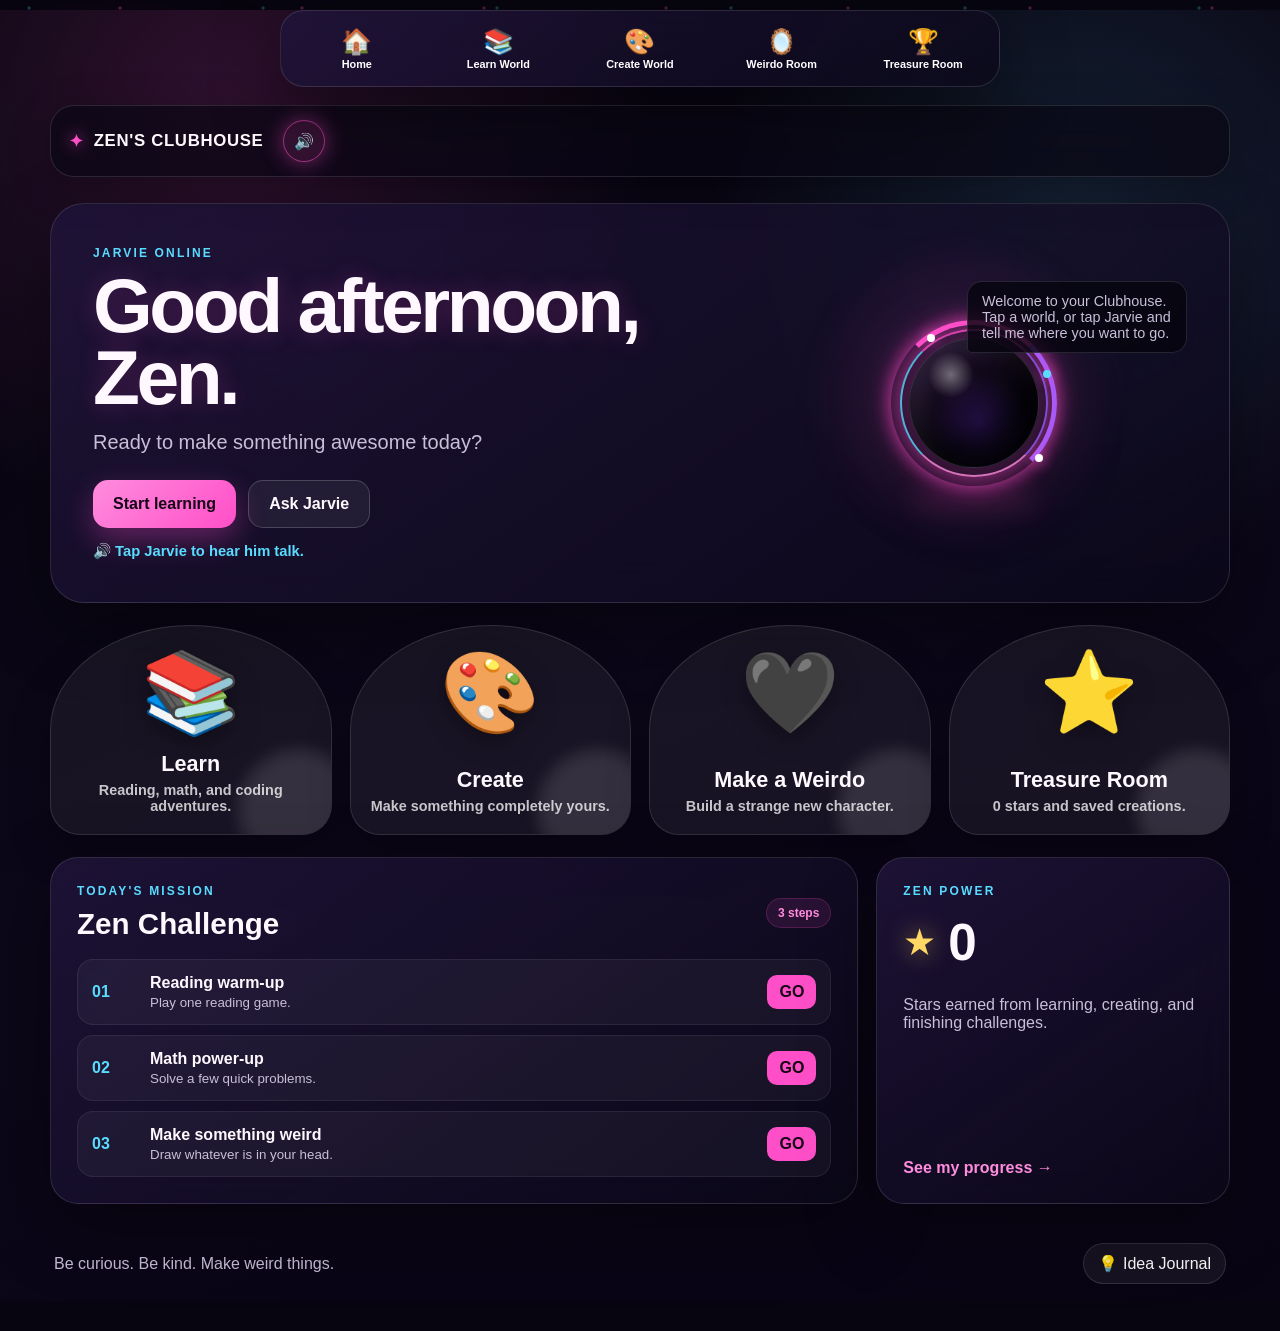
<file: index.html>
<!DOCTYPE html>
<html lang="en">
<head>
  <meta charset="UTF-8">
  <meta name="viewport" content="width=device-width, initial-scale=1">
  <meta name="theme-color" content="#07050f">
  <title>Zen's Clubhouse</title>
  <link rel="stylesheet" href="css/styles.css">
</head>
<body>
  <a class="skip-link" href="#main-content">Skip to main content</a>
  <div class="space-bg" aria-hidden="true">
    <div class="nebula nebula-one"></div>
    <div class="nebula nebula-two"></div>
    <div class="stars stars-one"></div>
    <div class="stars stars-two"></div>
  </div>

  <header class="site-header">
    <a class="brand" href="index.html" aria-label="Zen's Clubhouse home" aria-current="page">
      <span class="brand-mark">✦</span>
      <span>ZEN'S CLUBHOUSE</span>
    </a>

    <nav class="main-nav" aria-label="Main navigation">
      <a href="learn.html">Learn</a>
      <a href="create.html">Create</a>
      <a href="character-maker.html">Make a Weirdo</a>
      <a href="my-stuff.html">My Stuff</a>
    </nav>

    <button class="sound-toggle" id="soundToggle" type="button" aria-pressed="false" aria-label="Turn Jarvie voice on" title="Turn Jarvie voice on">
      <span aria-hidden="true">🔊</span>
    </button>
  </header>

  <main class="shell" id="main-content">
    <section class="hero-panel glass-panel">
      <div class="hero-copy">
        <p class="eyebrow">JARVIE ONLINE</p>
        <h1>Good afternoon, Zen.</h1>
        <p class="hero-text" id="jarvieGreeting">Ready to make something awesome today?</p>

        <div class="hero-actions">
          <a class="primary-btn" href="learn.html">Start learning</a>
          <button class="secondary-btn" id="jarvieIdeaBtn" type="button">Ask Jarvie</button>
        </div>
        <p class="voice-hint" id="voiceHint"><span aria-hidden="true">🔊</span> Tap Jarvie to hear him talk.</p>
      </div>

      <div class="jarvie-stage" aria-label="Jarvie, Zen's learning companion">
        <div class="jarvie-shadow" aria-hidden="true"></div>
        <button class="jarvie-orb" id="jarvieOrb" type="button" aria-label="Talk to Jarvie">
          <span class="orb-core"></span>
          <span class="orb-ring orb-ring-one"></span>
          <span class="orb-ring orb-ring-two"></span>
          <span class="orb-spark orb-spark-one"></span>
          <span class="orb-spark orb-spark-two"></span>
          <span class="orb-spark orb-spark-three"></span>
        </button>
        <div class="speech-bubble" id="jarvieSpeech" role="status" aria-live="polite">
          Tap me so I can talk!
        </div>
      </div>
    </section>

    <section class="activity-grid world-map" aria-label="Choose a world">
      <a class="activity-card learn-card" href="learn.html" data-speak="Learn World. Reading and math adventures.">
        <span class="activity-icon" aria-hidden="true">📚</span>
        <span class="activity-label">Learn</span>
        <span class="activity-copy">Reading, math, and coding adventures.</span>
      </a>

      <a class="activity-card create-card" href="create.html" data-speak="Create World. Draw and make things.">
        <span class="activity-icon" aria-hidden="true">🎨</span>
        <span class="activity-label">Create</span>
        <span class="activity-copy">Make something completely yours.</span>
      </a>

      <a class="activity-card weirdo-card" href="character-maker.html" data-speak="Weirdo Room. Build a character.">
        <span class="activity-icon" aria-hidden="true">🖤</span>
        <span class="activity-label">Make a Weirdo</span>
        <span class="activity-copy">Build a strange new character.</span>
      </a>

      <a class="activity-card stuff-card" href="my-stuff.html" data-speak="Treasure Room. See your stars and saved creations.">
        <span class="activity-icon" aria-hidden="true">⭐</span>
        <span class="activity-label">Treasure Room</span>
        <span class="activity-copy"><span data-stars>0</span> stars and saved creations.</span>
      </a>
    </section>

    <section class="dashboard-grid">
      <article class="challenge-panel glass-panel">
        <div class="section-heading">
          <div>
            <p class="eyebrow">TODAY'S MISSION</p>
            <h2>Zen Challenge</h2>
          </div>
          <span class="mission-badge">3 steps</span>
        </div>

        <div class="challenge-list">
          <a class="challenge-item" href="reading.html">
            <span class="challenge-number">01</span>
            <span class="challenge-text">
              <strong>Reading warm-up</strong>
              <small>Play one reading game.</small>
            </span>
            <span class="challenge-go">GO</span>
          </a>

          <a class="challenge-item" href="math.html">
            <span class="challenge-number">02</span>
            <span class="challenge-text">
              <strong>Math power-up</strong>
              <small>Solve a few quick problems.</small>
            </span>
            <span class="challenge-go">GO</span>
          </a>

          <a class="challenge-item" href="art-studio.html">
            <span class="challenge-number">03</span>
            <span class="challenge-text">
              <strong>Make something weird</strong>
              <small>Draw whatever is in your head.</small>
            </span>
            <span class="challenge-go">GO</span>
          </a>
        </div>
      </article>

      <aside class="power-panel glass-panel">
        <p class="eyebrow">ZEN POWER</p>
        <div class="power-score">
          <span class="power-star" aria-hidden="true">★</span>
          <strong data-stars>0</strong>
        </div>
        <p>Stars earned from learning, creating, and finishing challenges.</p>
        <a class="small-link" href="my-stuff.html">See my progress →</a>
      </aside>
    </section>
  </main>

  <footer class="site-footer">
    <span>Be curious. Be kind. Make weird things.</span>
    <button class="idea-journal-btn" id="ideaJournalBtn" type="button">💡 Idea Journal</button>
  </footer>

  <dialog class="jarvie-dialog" id="jarvieDialog">
    <form method="dialog" class="dialog-card">
      <button class="dialog-close" value="close" aria-label="Close">×</button>
      <p class="eyebrow">JARVIE SAYS</p>
      <h2 id="dialogTitle">Try this:</h2>
      <p id="dialogMessage">Draw a creature that lives inside a computer.</p>
      <button class="primary-btn dialog-action" value="close">Let's do it</button>
    </form>
  </dialog>

  <dialog class="jarvie-dialog" id="ideaJournalDialog">
    <form method="dialog" class="dialog-card">
      <button class="dialog-close" value="close" aria-label="Close">×</button>
      <p class="eyebrow">ZEN'S IDEA JOURNAL</p>
      <h2>What should we build next?</h2>
      <textarea id="ideaJournalInput" rows="5" maxlength="500" placeholder="Type an idea, something confusing, or something you want Jarvie to do..."></textarea>
      <div class="journal-actions">
        <button class="secondary-btn" id="saveIdeaBtn" type="button">Save idea</button>
      </div>
      <p class="save-note" id="ideaSaveNote" aria-live="polite"></p>
    </form>
  </dialog>

  <script src="js/common.js"></script>
  <script src="js/jarvie.js"></script>
</body>
</html>
</file>
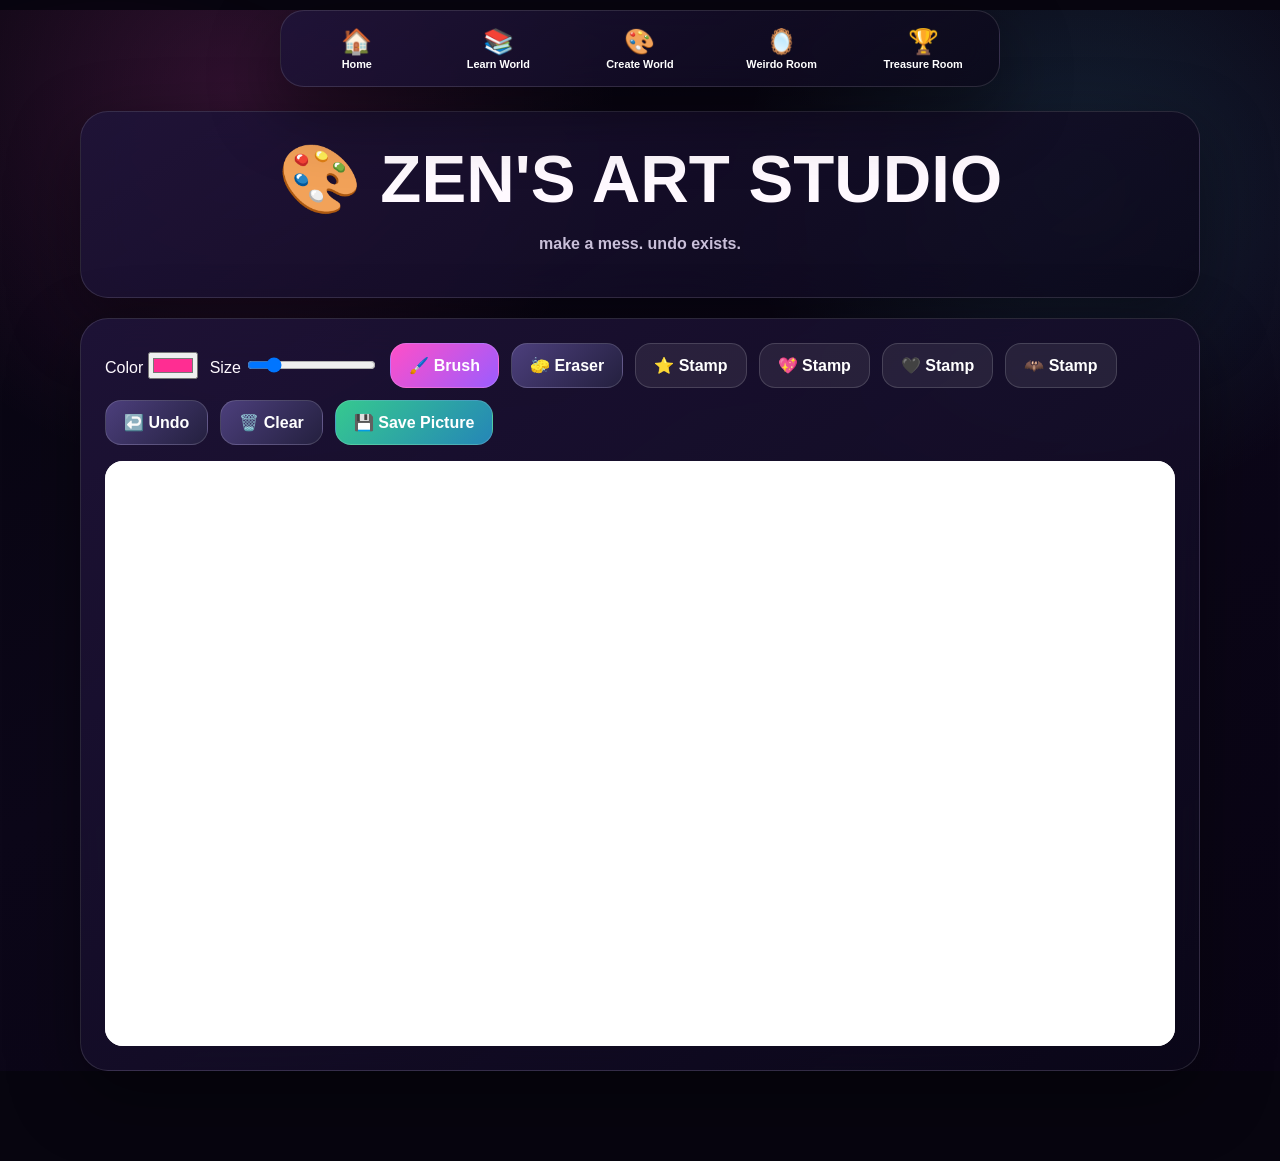
<file: art-studio.html>
<!DOCTYPE html><html lang="en"><head><meta charset="UTF-8"><meta name="viewport" content="width=device-width,initial-scale=1"><title>Zen's Art Studio</title>
<link href="https://fonts.googleapis.com/css2?family=Baloo+2:wght@500;700;800&family=Nunito:wght@400;700;800&display=swap" rel="stylesheet"><link rel="stylesheet" href="css/styles.css"></head><body>
<nav class="sitebar"><div class="nav"><a class="logo" href="index.html" data-speak="🎀 ZEN'S CLUBHOUSE 🖤">🎀 ZEN'S CLUBHOUSE 🖤</a><a href="create.html" data-speak="⬅ Create">⬅ Create</a><a href="character-maker.html" data-speak="🖤 Make a Weirdo">🖤 Make a Weirdo</a></div></nav>
<main class="wrap"><header class="hero"><h1>🎨 ZEN'S ART STUDIO</h1><p>make a mess. undo exists.</p></header>
<section class="card">
<div class="tool-panel">
<label>Color <input id="color" type="color" value="#ff2d92"></label>
<label>Size <input id="size" type="range" min="2" max="50" value="10"></label>
<button class="btn" data-tool="brush" data-speak="🖌️ Brush">🖌️ Brush</button><button class="btn alt" data-tool="eraser" data-speak="🧽 Eraser">🧽 Eraser</button>
<button class="btn ghost" data-stamp="⭐" data-speak="⭐ Stamp">⭐ Stamp</button><button class="btn ghost" data-stamp="💖" data-speak="💖 Stamp">💖 Stamp</button><button class="btn ghost" data-stamp="🖤" data-speak="🖤 Stamp">🖤 Stamp</button><button class="btn ghost" data-stamp="🦇" data-speak="🦇 Stamp">🦇 Stamp</button>
<button class="btn alt" id="undo" data-speak="↩️ Undo">↩️ Undo</button><button class="btn alt" id="clear" data-speak="🗑️ Clear">🗑️ Clear</button><button class="btn green" id="download" data-speak="💾 Save Picture">💾 Save Picture</button>
</div><canvas id="drawCanvas" width="1000" height="650"></canvas></section></main>
<script src="js/common.js"></script><script>
const canvas=document.getElementById("drawCanvas");
const ctx=canvas.getContext("2d",{alpha:false});
const colorInput=document.getElementById("color");
const sizeInput=document.getElementById("size");
let drawing=false,activePointer=null,penActive=false,tool="brush",stamp=null,lastPoint=null,history=[];
function snapshot(){history.push(canvas.toDataURL("image/png"));if(history.length>20)history.shift()}
function cssSize(){const r=canvas.getBoundingClientRect();return{w:Math.max(320,Math.round(r.width)),h:Math.max(360,Math.round(r.height))}}
function resizeCanvas(preserve=true){const old=document.createElement("canvas");old.width=canvas.width;old.height=canvas.height;old.getContext("2d").drawImage(canvas,0,0);const {w,h}=cssSize(),dpr=Math.min(window.devicePixelRatio||1,2);canvas.width=Math.round(w*dpr);canvas.height=Math.round(h*dpr);ctx.setTransform(dpr,0,0,dpr,0,0);ctx.fillStyle="#fff";ctx.fillRect(0,0,w,h);if(preserve&&old.width)ctx.drawImage(old,0,0,old.width,old.height,0,0,w,h)}
function point(e){const r=canvas.getBoundingClientRect();return{x:e.clientX-r.left,y:e.clientY-r.top}}
function pressureWidth(e){const base=Number(sizeInput.value);if(e.pointerType!=="pen"||!e.pressure)return base;return Math.max(1,base*(.35+e.pressure*1.25))}
function pointerDown(e){if(e.pointerType==="touch"&&penActive)return;if(e.button!==0&&e.pointerType==="mouse")return;if(e.pointerType==="pen")penActive=true;activePointer=e.pointerId;canvas.setPointerCapture?.(e.pointerId);snapshot();const p=point(e);if(stamp){ctx.font=`${Math.max(36,Number(sizeInput.value)*4)}px serif`;ctx.fillText(stamp,p.x-20,p.y+18);ZEN.complete("art");ZenCommon.celebrate(canvas);return}drawing=true;lastPoint=p;ctx.beginPath();ctx.moveTo(p.x,p.y);e.preventDefault()}
function pointerMove(e){if(!drawing||e.pointerId!==activePointer||(e.pointerType==="touch"&&penActive))return;const p=point(e);ctx.lineCap="round";ctx.lineJoin="round";ctx.lineWidth=pressureWidth(e);ctx.strokeStyle=tool==="eraser"?"#fff":colorInput.value;ctx.beginPath();ctx.moveTo(lastPoint.x,lastPoint.y);ctx.lineTo(p.x,p.y);ctx.stroke();lastPoint=p;e.preventDefault()}
function pointerEnd(e){if(e.pointerId!==activePointer)return;if(drawing){drawing=false;ZEN.complete("art");ZenBus.emit("drawing:complete")};if(e.pointerType==="pen")penActive=false;activePointer=null;lastPoint=null;try{canvas.releasePointerCapture(e.pointerId)}catch{}}
canvas.addEventListener("pointerdown",pointerDown);canvas.addEventListener("pointermove",pointerMove);canvas.addEventListener("pointerup",pointerEnd);canvas.addEventListener("pointercancel",pointerEnd);canvas.addEventListener("pointerleave",e=>{if(e.pointerType==="mouse")pointerEnd(e)});
document.querySelectorAll("[data-tool]").forEach(b=>b.addEventListener("click",()=>{tool=b.dataset.tool;stamp=null}));
document.querySelectorAll("[data-stamp]").forEach(b=>b.addEventListener("click",()=>{stamp=b.dataset.stamp}));
document.getElementById("clear").addEventListener("click",()=>{snapshot();const {w,h}=cssSize();ctx.fillStyle="#fff";ctx.fillRect(0,0,w,h)});
document.getElementById("undo").addEventListener("click",()=>{if(!history.length)return;const src=history.pop(),img=new Image();img.onload=()=>{const {w,h}=cssSize();ctx.fillStyle="#fff";ctx.fillRect(0,0,w,h);ctx.drawImage(img,0,0,img.width,img.height,0,0,w,h)};img.src=src});
document.getElementById("download").addEventListener("click",()=>{const a=document.createElement("a");a.download="zens-masterpiece.png";a.href=canvas.toDataURL("image/png");a.click();ZEN.star(2);ZenCommon.celebrate(canvas)});
let resizeTimer;window.addEventListener("resize",()=>{clearTimeout(resizeTimer);resizeTimer=setTimeout(()=>resizeCanvas(true),160)});resizeCanvas(false);snapshot();
</script><script src="js/jarvie.js"></script></body></html>
</file>
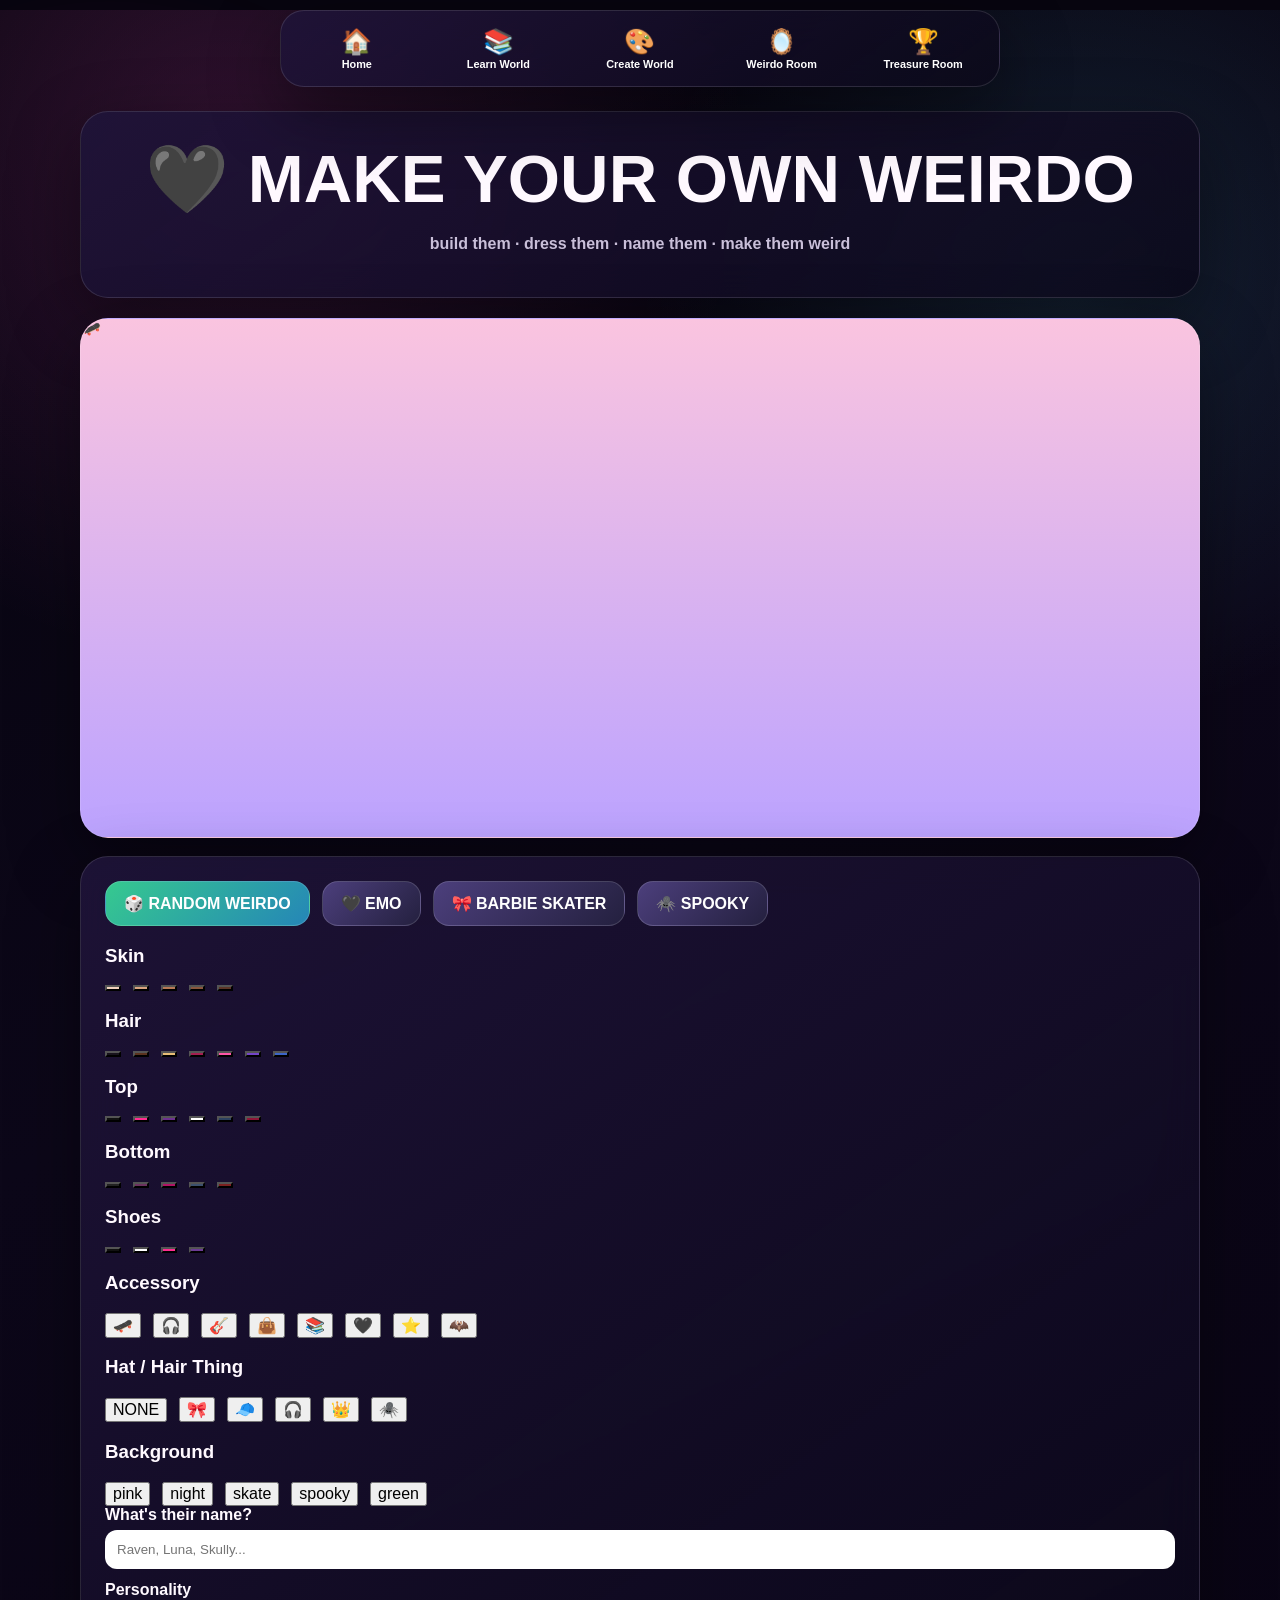
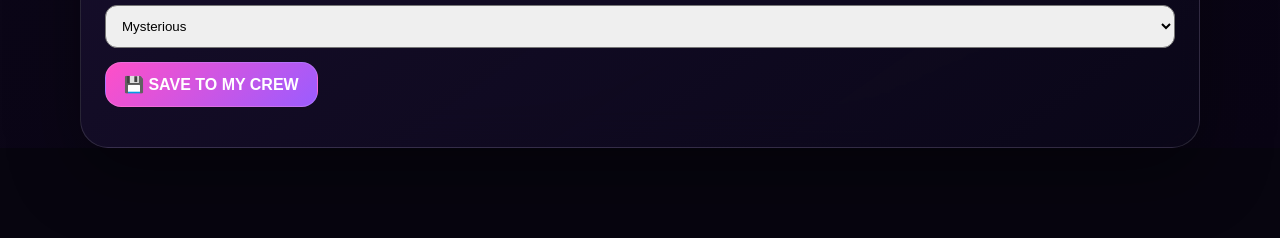
<file: character-maker.html>
<!DOCTYPE html><html lang="en"><head><meta charset="UTF-8"><meta name="viewport" content="width=device-width,initial-scale=1"><title>Make Your Own Weirdo</title>
<link href="https://fonts.googleapis.com/css2?family=Baloo+2:wght@500;700;800&family=Nunito:wght@400;700;800&display=swap" rel="stylesheet"><link rel="stylesheet" href="css/styles.css"></head><body>
<nav class="sitebar"><div class="nav"><a class="logo" href="index.html" data-speak="🎀 ZEN'S CLUBHOUSE 🖤">🎀 ZEN'S CLUBHOUSE 🖤</a><a href="create.html" data-speak="🎨 Create">🎨 Create</a><a href="my-stuff.html" data-speak="⭐ My Stuff">⭐ My Stuff</a></div></nav>
<main class="wrap"><header class="hero"><h1>🖤 MAKE YOUR OWN WEIRDO</h1><p>build them · dress them · name them · make them weird</p></header>
<div class="avatar-layout">
<section class="avatar-stage" id="stage"><div class="avatar-layer-stack" id="avatarLayers" aria-hidden="true">
<img class="avatar-layer" data-layer="background" alt="" hidden>
<img class="avatar-layer" data-layer="bottom" alt="" hidden>
<img class="avatar-layer" data-layer="shoes" alt="" hidden>
<img class="avatar-layer" data-layer="top" alt="" hidden>
<img class="avatar-layer" data-layer="hair" alt="" hidden>
<img class="avatar-layer" data-layer="accessory" alt="" hidden>
<img class="avatar-layer" data-layer="hat" alt="" hidden>
<img class="avatar-layer" data-layer="face" alt="" hidden>
</div><div class="avatar" id="avatar">
<div class="av-hair-back"></div><div class="av-head"></div><div class="av-body"></div><div class="av-legs"></div><div class="av-hair-front"></div>
<div class="av-eyes"><i class="eye"></i><i class="eye"></i></div><div class="av-mouth"></div><div class="av-shoes"><i class="shoe"></i><i class="shoe"></i></div><div class="av-accessory" id="acc">🛹</div><div class="av-hat" id="hat"></div>
</div></section>
<section class="card">
<div class="row"><button class="btn green" id="randomize" data-speak="🎲 RANDOM WEIRDO">🎲 RANDOM WEIRDO</button><button class="btn alt" id="presetEmo" data-speak="🖤 EMO">🖤 EMO</button><button class="btn alt" id="presetPink" data-speak="🎀 BARBIE SKATER">🎀 BARBIE SKATER</button><button class="btn alt" id="presetSpooky" data-speak="🕷️ SPOOKY">🕷️ SPOOKY</button></div>
<div class="option-section"><h3>Skin</h3><div class="options" id="skin"></div></div>
<div class="option-section"><h3>Hair</h3><div class="options" id="hair"></div></div>
<div class="option-section"><h3>Top</h3><div class="options" id="top"></div></div>
<div class="option-section"><h3>Bottom</h3><div class="options" id="bottom"></div></div>
<div class="option-section"><h3>Shoes</h3><div class="options" id="shoe"></div></div>
<div class="option-section"><h3>Accessory</h3><div class="options" id="accessory"></div></div>
<div class="option-section"><h3>Hat / Hair Thing</h3><div class="options" id="hatOpts"></div></div>
<div class="option-section"><h3>Background</h3><div class="options" id="background"></div></div>
<label><strong>What's their name?</strong><input id="charName" style="width:100%;padding:12px;border-radius:12px;border:0;margin:6px 0 12px" maxlength="20" placeholder="Raven, Luna, Skully..."></label>
<label><strong>Personality</strong><select id="personality" style="width:100%;padding:12px;border-radius:12px;margin:6px 0 14px"><option>Mysterious</option><option>Creative</option><option>Fearless</option><option>Weird</option><option>Funny</option><option>Chill</option><option>Sweet</option><option>Loud</option></select></label>
<button class="btn" id="saveChar" data-speak="💾 SAVE TO MY CREW">💾 SAVE TO MY CREW</button><p id="saveMsg" class="tag"></p>
</section></div></main><script src="js/common.js"></script><script>
const state={skin:"#d5a07d",hair:"#17121c",top:"#111111",bottom:"#6b315f",shoe:"#111111",accessory:"🛹",hat:"",background:"pink"};
const sets={
skin:["#f2d2bd","#d9a37f","#b87956","#8a563d","#5c3527"],
hair:["#17121c","#5a321e","#e7bd76","#a51d50","#ff55a8","#7344c8","#3c64c7"],
top:["#111111","#ff2d92","#6d318f","#ffffff","#2d415f","#8e1638"],
bottom:["#222222","#6b315f","#b11365","#3c506d","#7c2020"],
shoe:["#111111","#ffffff","#ff2d92","#6c3c95"],
accessory:["🛹","🎧","🎸","👜","📚","🖤","⭐","🦇"],
hat:["","🎀","🧢","🎧","👑","🕷️"],
background:[["pink","linear-gradient(#fac4df,#bca3ff)"],["night","linear-gradient(#141229,#47235f)"],["skate","linear-gradient(#a6d7ff,#737983)"],["spooky","linear-gradient(#32243a,#0d0d0f)"],["green","linear-gradient(#d7ff9f,#86b56c)"]]
};
function buttons(id,key,vals){let box=document.getElementById(id);vals.forEach(v=>{let value=Array.isArray(v)?v[0]:v,label=Array.isArray(v)?v[0]:v,b=document.createElement("button");b.className="swatch";b.type="button";if(key.match(/skin|hair|top|bottom|shoe/)){b.style.background=value;b.title=key}else b.textContent=value||"NONE";b.addEventListener("click",()=>{state[key]=value;render()});box.appendChild(b)})}
buttons("skin","skin",sets.skin);buttons("hair","hair",sets.hair);buttons("top","top",sets.top);buttons("bottom","bottom",sets.bottom);buttons("shoe","shoe",sets.shoe);buttons("accessory","accessory",sets.accessory);buttons("hatOpts","hat",sets.hat);buttons("background","background",sets.background);
const assetMap={hair:{},top:{},bottom:{},shoe:{},accessory:{},hat:{},background:{},face:{}};
function tryLayer(layer,key,path){const img=document.querySelector(`[data-layer="${layer}"]`);if(!img||!path){if(img)img.hidden=true;return}img.onload=()=>{img.hidden=false;avatar.style.opacity="0"};img.onerror=()=>{img.hidden=true;avatar.style.opacity="1"};img.src=path}
function render(){avatar.style.setProperty("--skin",state.skin);avatar.style.setProperty("--hair",state.hair);avatar.style.setProperty("--top",state.top);avatar.style.setProperty("--bottom",state.bottom);avatar.style.setProperty("--shoe",state.shoe);acc.textContent=state.accessory;hat.textContent=state.hat;let bg=sets.background.find(x=>x[0]===state.background);stage.style.background=bg?bg[1]:sets.background[0][1];
// PNG architecture is ready; CSS/emoji remains visible until mapped files arrive.
Object.entries(assetMap).forEach(([layer,map])=>{const key=layer==="shoes"?state.shoe:state[layer];tryLayer(layer,key,map[key])});}
function pick(a){return a[Math.floor(Math.random()*a.length)]}
function random(){state.skin=pick(sets.skin);state.hair=pick(sets.hair);state.top=pick(sets.top);state.bottom=pick(sets.bottom);state.shoe=pick(sets.shoe);state.accessory=pick(sets.accessory);state.hat=pick(sets.hat);state.background=pick(sets.background)[0];render()}
randomize.addEventListener("click",random);
presetEmo.addEventListener("click",()=>{Object.assign(state,{hair:"#17121c",top:"#111111",bottom:"#222222",shoe:"#111111",accessory:"🎧",hat:"🕷️",background:"night"});render()});
presetPink.addEventListener("click",()=>{Object.assign(state,{hair:"#ff55a8",top:"#ff2d92",bottom:"#6b315f",shoe:"#ffffff",accessory:"🛹",hat:"🎀",background:"pink"});render()});
presetSpooky.addEventListener("click",()=>{Object.assign(state,{hair:"#17121c",top:"#6d318f",bottom:"#111111",shoe:"#111111",accessory:"🦇",hat:"🕷️",background:"spooky"});render()});
saveChar.addEventListener("click",()=>{let name=charName.value.trim()||"Unnamed Weirdo";let chars=ZEN.load("characters",[]);chars.push({...state,name,personality:personality.value,id:Date.now()});ZEN.save("characters",chars);ZEN.star(3);saveMsg.textContent=name+" joined your crew! 🖤";charName.value=""});
render();
</script><script src="js/jarvie.js"></script></body></html>
</file>
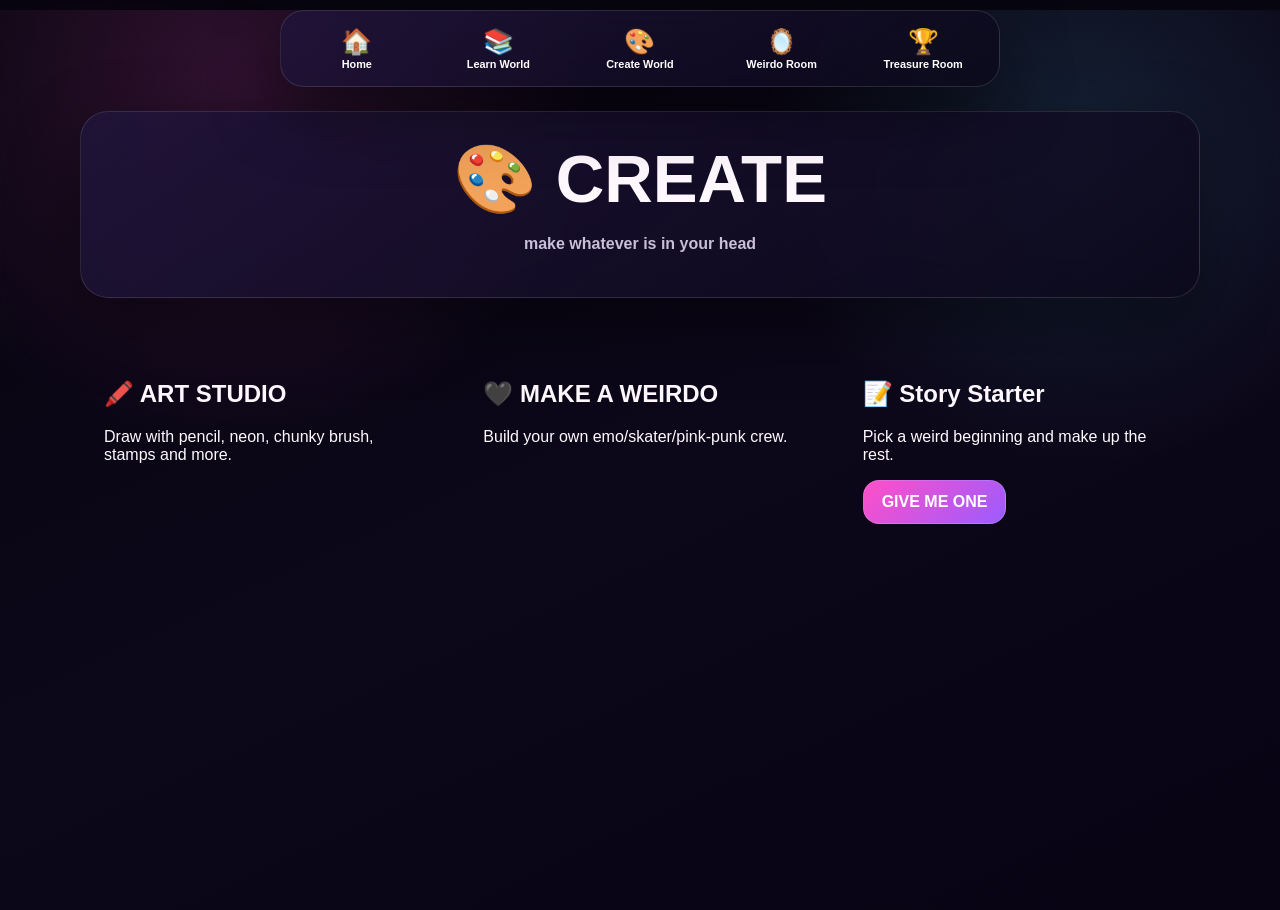
<file: create.html>
<!DOCTYPE html><html lang="en"><head><meta charset="UTF-8"><meta name="viewport" content="width=device-width,initial-scale=1"><title>Create</title>
<link href="https://fonts.googleapis.com/css2?family=Baloo+2:wght@500;700;800&family=Nunito:wght@400;700;800&display=swap" rel="stylesheet"><link rel="stylesheet" href="css/styles.css"></head><body>
<nav class="sitebar"><div class="nav"><a class="logo" href="index.html" data-speak="🎀 ZEN'S CLUBHOUSE 🖤">🎀 ZEN'S CLUBHOUSE 🖤</a><a href="learn.html" data-speak="📚 Learn">📚 Learn</a><a href="character-maker.html" data-speak="🖤 Make a Weirdo">🖤 Make a Weirdo</a></div></nav>
<main class="wrap"><header class="hero"><h1>🎨 CREATE</h1><p>make whatever is in your head</p></header><div class="grid">
<a class="card biglink" href="art-studio.html" data-speak="🖍️ ART STUDIO  Draw with pencil, neon, chunky brush, stamps and more."><h2>🖍️ ART STUDIO</h2><p>Draw with pencil, neon, chunky brush, stamps and more.</p></a>
<a class="card biglink" href="character-maker.html" data-speak="🖤 MAKE A WEIRDO  Build your own emo/skater/pink-punk crew."><h2>🖤 MAKE A WEIRDO</h2><p>Build your own emo/skater/pink-punk crew.</p></a>
<div class="card"><h2>📝 Story Starter</h2><p>Pick a weird beginning and make up the rest.</p><button id="storyBtn" class="btn" data-speak="GIVE ME ONE">GIVE ME ONE</button><p id="story" class="tag"></p></div>
</div></main><script src="js/common.js"></script><script>
const starts=["A skater girl finds a tiny door under her bed...","A black cat steals a glittery skateboard...","At midnight, every drawing in Zen's notebook wakes up...","A pink haunted house appears at the end of the street...","A girl puts on headphones and suddenly can hear what plants are thinking..."];
storyBtn.addEventListener("click",()=>story.textContent=starts[Math.floor(Math.random()*starts.length)]);
</script><script src="js/jarvie.js"></script></body></html>
</file>
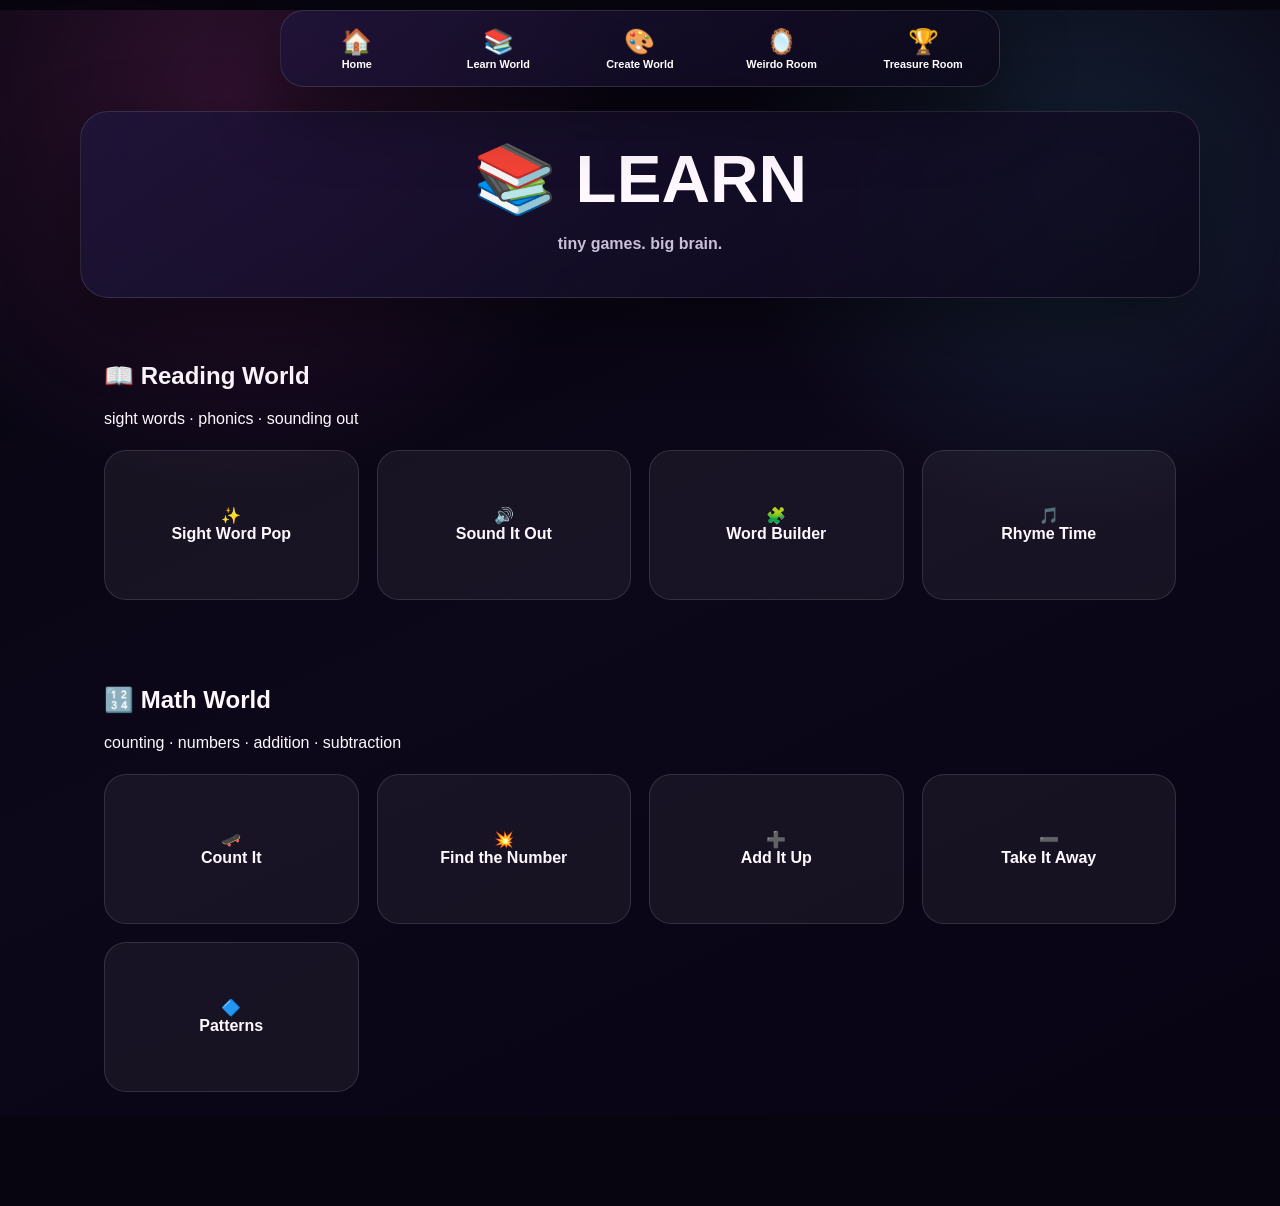
<file: learn.html>
<!DOCTYPE html><html lang="en"><head><meta charset="UTF-8"><meta name="viewport" content="width=device-width,initial-scale=1">
<title>Learn — Zen's Laptop Clubhouse</title>
<link rel="preconnect" href="https://fonts.googleapis.com"><link rel="preconnect" href="https://fonts.gstatic.com" crossorigin>
<link href="https://fonts.googleapis.com/css2?family=Baloo+2:wght@500;700;800&family=Nunito:wght@400;700;800&display=swap" rel="stylesheet">
<link rel="stylesheet" href="css/styles.css"></head><body>
<nav class="sitebar"><div class="nav"><a class="logo" href="index.html" data-speak="🎀 ZEN'S CLUBHOUSE 🖤">🎀 ZEN'S CLUBHOUSE 🖤</a><a href="learn.html" data-speak="📚 Learn">📚 Learn</a><a href="create.html" data-speak="🎨 Create">🎨 Create</a><a href="character-maker.html" data-speak="🖤 Make a Weirdo">🖤 Make a Weirdo</a><a href="my-stuff.html" data-speak="⭐ My Stuff">⭐ My Stuff</a></div></nav>
<main class="wrap"><header class="hero"><h1>📚 LEARN</h1><p>tiny games. big brain.</p></header>
<div class="zone-wrap">
<div class="card"><h2>📖 Reading World</h2><p class="tag">sight words · phonics · sounding out</p><div class="activity-grid">
<a href="reading.html#sight" data-speak="✨ Sight Word Pop"><span class="icon">✨</span>Sight Word Pop</a><a href="reading.html#phonics" data-speak="🔊 Sound It Out"><span class="icon">🔊</span>Sound It Out</a><a href="reading.html#builder" data-speak="🧩 Word Builder"><span class="icon">🧩</span>Word Builder</a><a href="reading.html#rhyme" data-speak="🎵 Rhyme Time"><span class="icon">🎵</span>Rhyme Time</a></div></div>
<div class="card"><h2>🔢 Math World</h2><p class="tag">counting · numbers · addition · subtraction</p><div class="activity-grid">
<a href="math.html#count" data-speak="🛹 Count It"><span class="icon">🛹</span>Count It</a><a href="math.html#number" data-speak="💥 Find the Number"><span class="icon">💥</span>Find the Number</a><a href="math.html#add" data-speak="➕ Add It Up"><span class="icon">➕</span>Add It Up</a><a href="math.html#subtract" data-speak="➖ Take It Away"><span class="icon">➖</span>Take It Away</a><a href="math.html#pattern" data-speak="🔷 Patterns"><span class="icon">🔷</span>Patterns</a></div></div>
</div></main><script src="js/common.js"></script><script src="js/jarvie.js"></script></body></html>
</file>
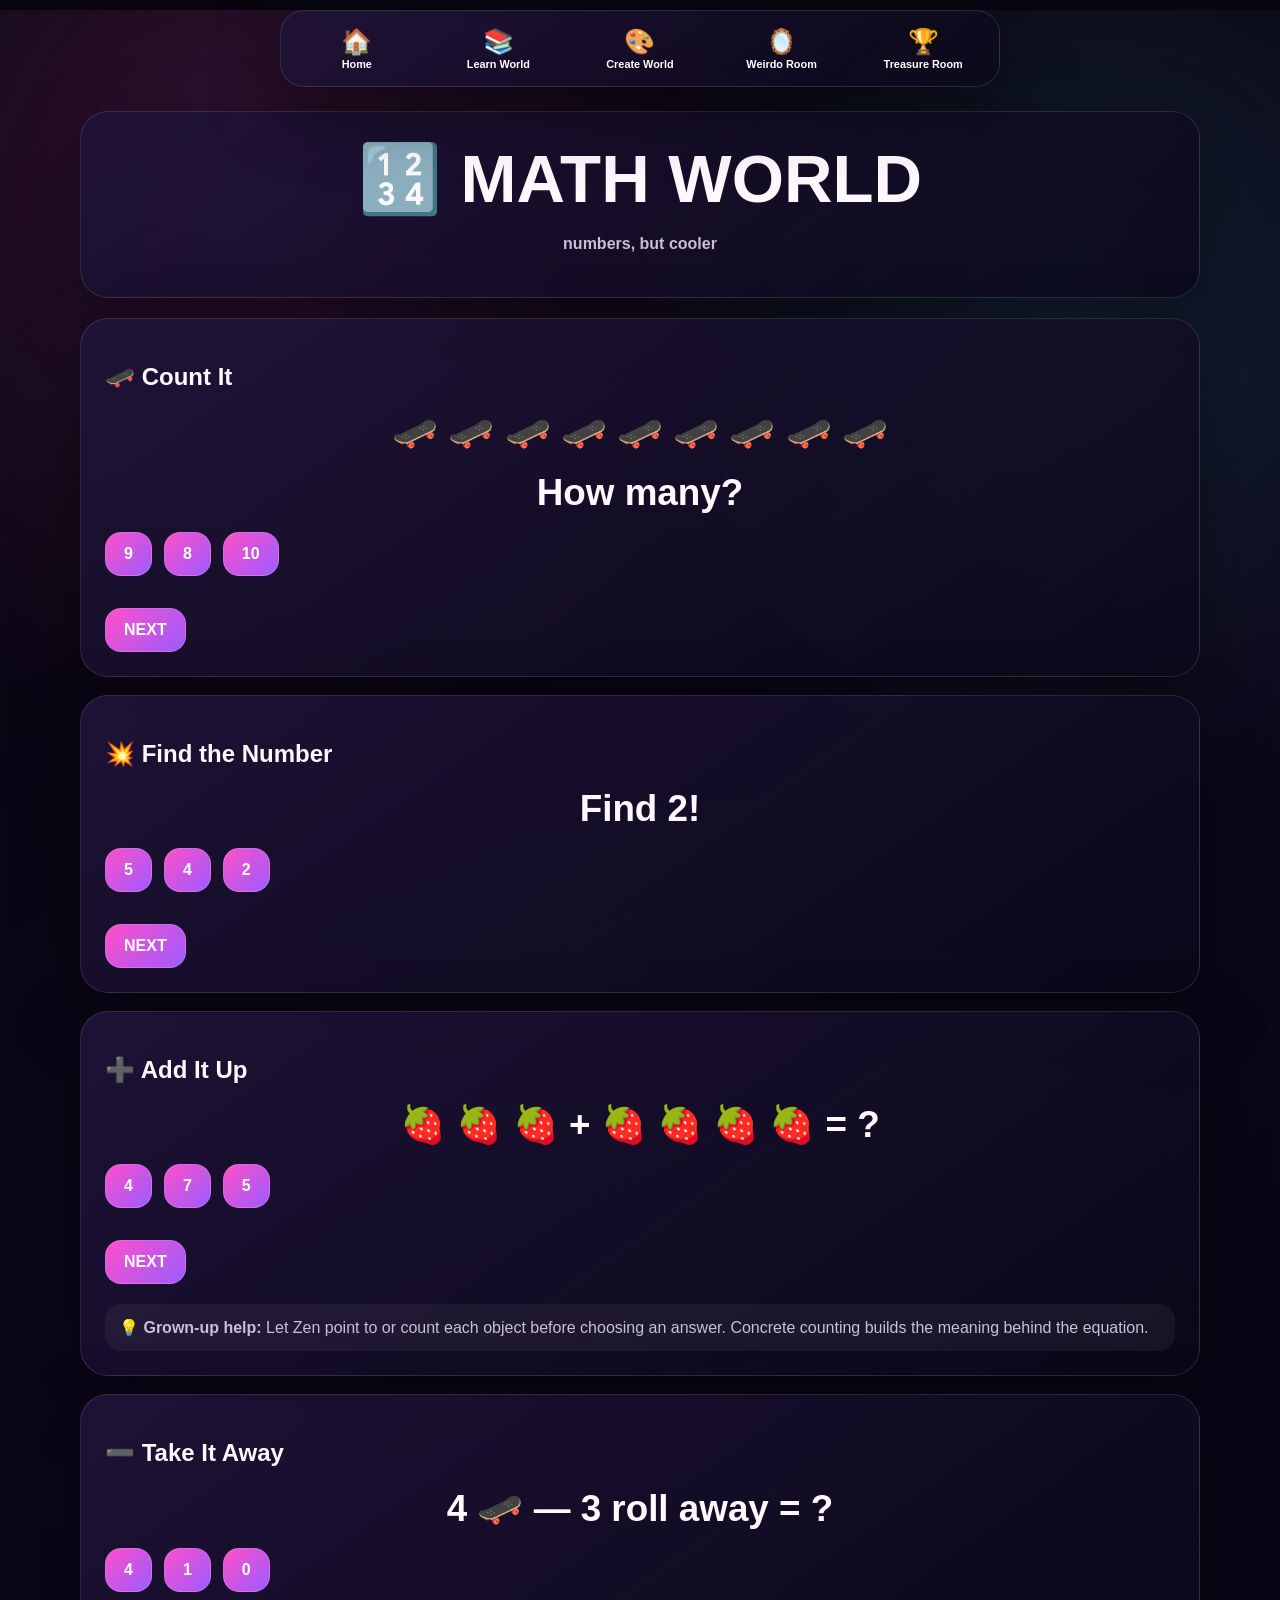
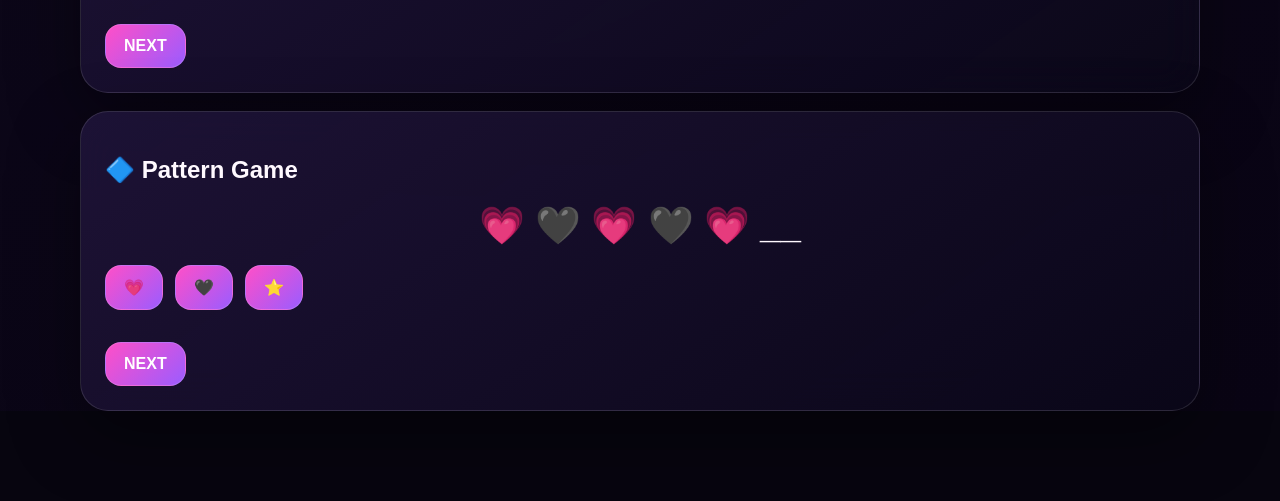
<file: math.html>
<!DOCTYPE html><html lang="en"><head><meta charset="UTF-8"><meta name="viewport" content="width=device-width,initial-scale=1"><title>Math World</title>
<link href="https://fonts.googleapis.com/css2?family=Baloo+2:wght@500;700;800&family=Nunito:wght@400;700;800&display=swap" rel="stylesheet"><link rel="stylesheet" href="css/styles.css"></head><body>
<nav class="sitebar"><div class="nav"><a class="logo" href="index.html" data-speak="🎀 ZEN'S CLUBHOUSE 🖤">🎀 ZEN'S CLUBHOUSE 🖤</a><a href="learn.html" data-speak="⬅ Learn">⬅ Learn</a><a href="reading.html" data-speak="📖 Reading">📖 Reading</a></div></nav>
<main class="wrap"><header class="hero"><h1>🔢 MATH WORLD</h1><p>numbers, but cooler</p></header>
<section id="count" class="game"><h2>🛹 Count It</h2><div class="question" id="countObjects"></div><div class="question">How many?</div><div id="countAnswers" class="answers"></div><div id="countFeedback" class="feedback"></div><button class="btn" id="nextCount" data-speak="NEXT">NEXT</button></section>
<section id="number" class="game"><h2>💥 Find the Number</h2><div class="question" id="findQ"></div><div id="numberAnswers" class="answers"></div><div id="numberFeedback" class="feedback"></div><button class="btn" id="nextNumber" data-speak="NEXT">NEXT</button></section>
<section id="add" class="game"><h2>➕ Add It Up</h2><div class="question" id="addQ"></div><div id="addAnswers" class="answers"></div><div id="addFeedback" class="feedback"></div><button class="btn" id="nextAdd" data-speak="NEXT">NEXT</button><div class="parent-tip"><strong>💡 Grown-up help:</strong> Let Zen point to or count each object before choosing an answer. Concrete counting builds the meaning behind the equation.</div></section>
<section id="subtract" class="game"><h2>➖ Take It Away</h2><div class="question" id="subQ"></div><div id="subAnswers" class="answers"></div><div id="subFeedback" class="feedback"></div><button class="btn" id="nextSub" data-speak="NEXT">NEXT</button></section>
<section id="pattern" class="game"><h2>🔷 Pattern Game</h2><div class="question" id="patternQ"></div><div id="patternAnswers" class="answers"></div><div id="patternFeedback" class="feedback"></div><button class="btn" id="nextPattern" data-speak="NEXT">NEXT</button></section>
</main><script src="js/common.js"></script><script>
function opts(correct,max=10){let a=[correct];while(a.length<3){let n=Math.max(0,Math.min(max,correct+Math.floor(Math.random()*7)-3));if(!a.includes(n))a.push(n)}return a.sort(()=>Math.random()-.5)}
function renderAnswers(el,arr,correct,fb,skill){el.innerHTML="";fb.textContent="";arr.forEach(n=>{let b=document.createElement("button");b.className="answer";b.textContent=n;b.addEventListener("click",()=>{let ok=n===correct;ZEN.addStat(skill,ok);fb.textContent=ok?"⭐ YESSS!":"Almost — count it one more time.";if(ok){ZEN.star();ZEN.complete("math");ZenCommon.celebrate(b)}else{ZenCommon.shake(b)}});el.appendChild(b)})}
function countRound(){let n=1+Math.floor(Math.random()*10);countObjects.textContent="🛹 ".repeat(n);renderAnswers(countAnswers,opts(n,10),n,countFeedback,"counting")}nextCount.addEventListener("click",countRound);countRound();
function numRound(){let n=Math.floor(Math.random()*11);findQ.textContent="Find "+n+"!";renderAnswers(numberAnswers,opts(n,10),n,numberFeedback,"numberRecognition")}nextNumber.addEventListener("click",numRound);numRound();
function addRound(){let a=1+Math.floor(Math.random()*5),b=1+Math.floor(Math.random()*5),c=a+b;addQ.textContent="🍓 ".repeat(a)+" + "+"🍓 ".repeat(b)+" = ?";renderAnswers(addAnswers,opts(c,10),c,addFeedback,"addition")}nextAdd.addEventListener("click",addRound);addRound();
function subRound(){let a=2+Math.floor(Math.random()*7),b=Math.floor(Math.random()*a),c=a-b;subQ.textContent=a+" 🛹 — "+b+" roll away = ?";renderAnswers(subAnswers,opts(c,10),c,subFeedback,"subtraction")}nextSub.addEventListener("click",subRound);subRound();
const pats=[["💗 🖤 💗 🖤 💗 __","🖤",["💗","🖤","⭐"]],["⭐ ⭐ 🌙 ⭐ ⭐ 🌙 __","⭐",["🌙","⭐","🖤"]],["🎀 🛹 🎀 🛹 __","🎀",["🛹","🎀","💗"]]];
function patRound(){let p=pats[Math.floor(Math.random()*pats.length)];patternQ.textContent=p[0];patternAnswers.innerHTML="";patternFeedback.textContent="";p[2].forEach(x=>{let b=document.createElement("button");b.className="answer";b.textContent=x;b.addEventListener("click",()=>{let ok=x===p[1];ZEN.addStat("patterns",ok);patternFeedback.textContent=ok?"🔷 PATTERN POWER!":"Look at what repeats.";if(ok){ZEN.star();ZEN.complete("math");ZenCommon.celebrate(b)}else{ZenCommon.shake(b)}});patternAnswers.appendChild(b)})}nextPattern.addEventListener("click",patRound);patRound();
</script><script src="js/jarvie.js"></script></body></html>
</file>
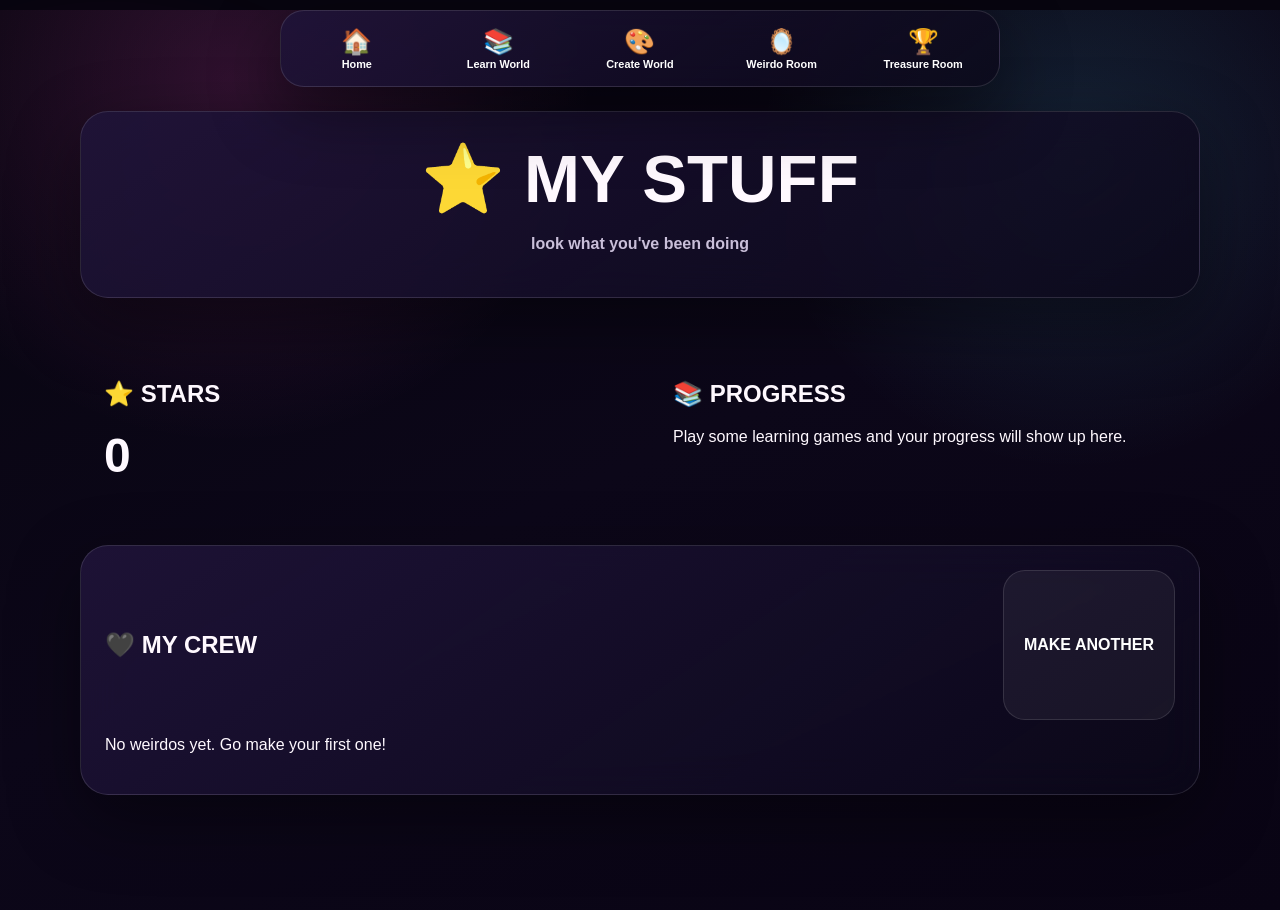
<file: my-stuff.html>
<!DOCTYPE html><html lang="en"><head><meta charset="UTF-8"><meta name="viewport" content="width=device-width,initial-scale=1"><title>My Stuff</title>
<link href="https://fonts.googleapis.com/css2?family=Baloo+2:wght@500;700;800&family=Nunito:wght@400;700;800&display=swap" rel="stylesheet"><link rel="stylesheet" href="css/styles.css"></head><body>
<nav class="sitebar"><div class="nav"><a class="logo" href="index.html" data-speak="🎀 ZEN'S CLUBHOUSE 🖤">🎀 ZEN'S CLUBHOUSE 🖤</a><a href="learn.html" data-speak="📚 Learn">📚 Learn</a><a href="character-maker.html" data-speak="🖤 Make a Weirdo">🖤 Make a Weirdo</a></div></nav>
<main class="wrap"><header class="hero"><h1>⭐ MY STUFF</h1><p>look what you've been doing</p></header>
<div class="grid"><div class="card center"><h2>⭐ STARS</h2><p style="font-size:3rem;margin:0"><strong data-stars>0</strong></p></div><div class="card"><h2>📚 PROGRESS</h2><div id="stats"></div></div></div>
<section class="card" style="margin-top:20px"><div class="row"><h2 style="margin-right:auto">🖤 MY CREW</h2><a class="btn" href="character-maker.html" data-speak="MAKE ANOTHER">MAKE ANOTHER</a></div><div id="crew" class="characters"></div></section>
</main><script src="js/common.js"></script><script>
const labels={sightWords:"Sight Words",phonics:"Phonics",wordBuilder:"Word Builder",rhyming:"Rhyming",counting:"Counting",numberRecognition:"Numbers",addition:"Addition",subtraction:"Subtraction",patterns:"Patterns"};
const s=ZEN.load("stats",{});stats.innerHTML=Object.keys(s).length?Object.entries(s).map(([k,v])=>`<p><strong>${labels[k]||k}</strong> — ${v.correct} right out of ${v.total}</p>`).join(""):"<p>Play some learning games and your progress will show up here.</p>";
function drawCrew(){let chars=ZEN.load("characters",[]);crew.innerHTML=chars.length?"":"<p>No weirdos yet. Go make your first one!</p>";chars.forEach(ch=>{let d=document.createElement("div");d.className="char-card";d.innerHTML=`<div class="char-mini">${ch.accessory||"🖤"}</div><h3>${ch.name}</h3><p>${ch.personality}</p><p class="tag">${ch.background} vibes</p><button class="btn alt">DELETE</button>`;d.querySelector("button").addEventListener("click",()=>{ZEN.save("characters",ZEN.load("characters",[]).filter(x=>x.id!==ch.id));drawCrew()});crew.appendChild(d)})}drawCrew();
</script><script src="js/jarvie.js"></script></body></html>
</file>
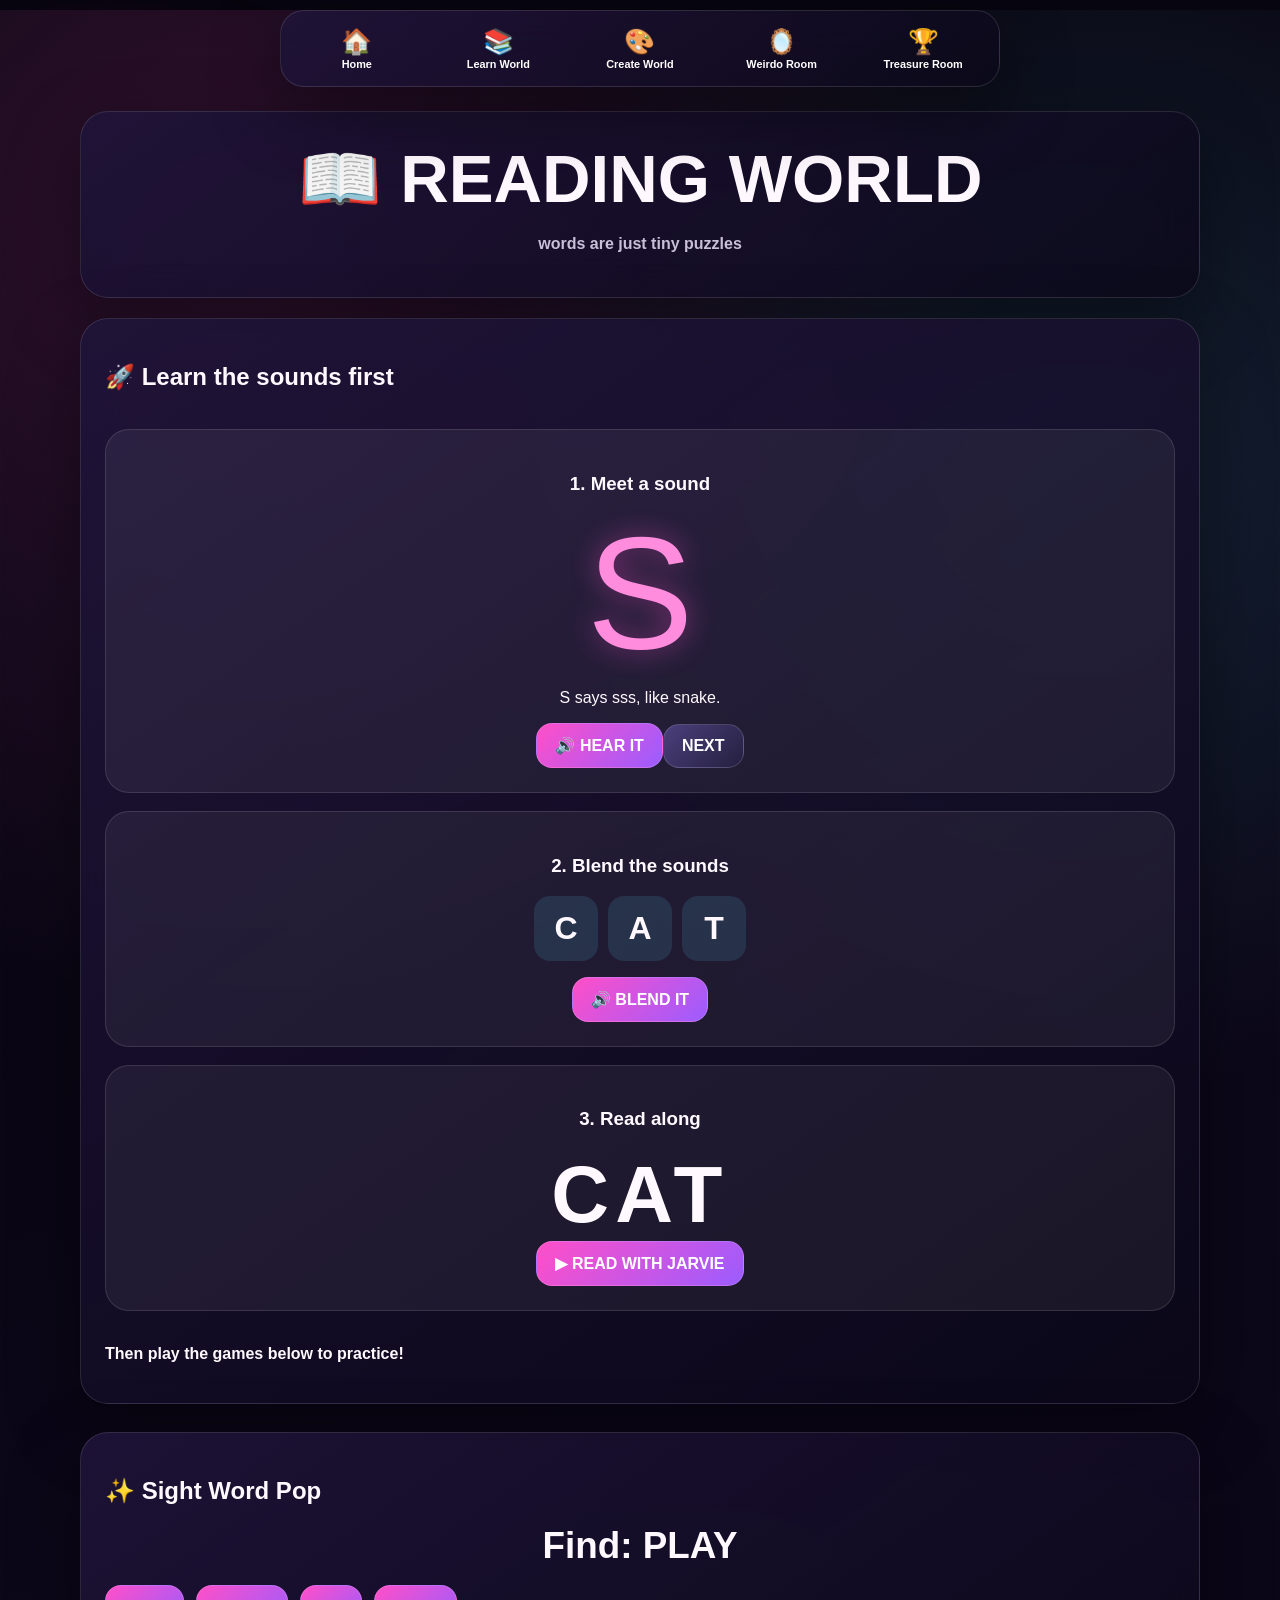
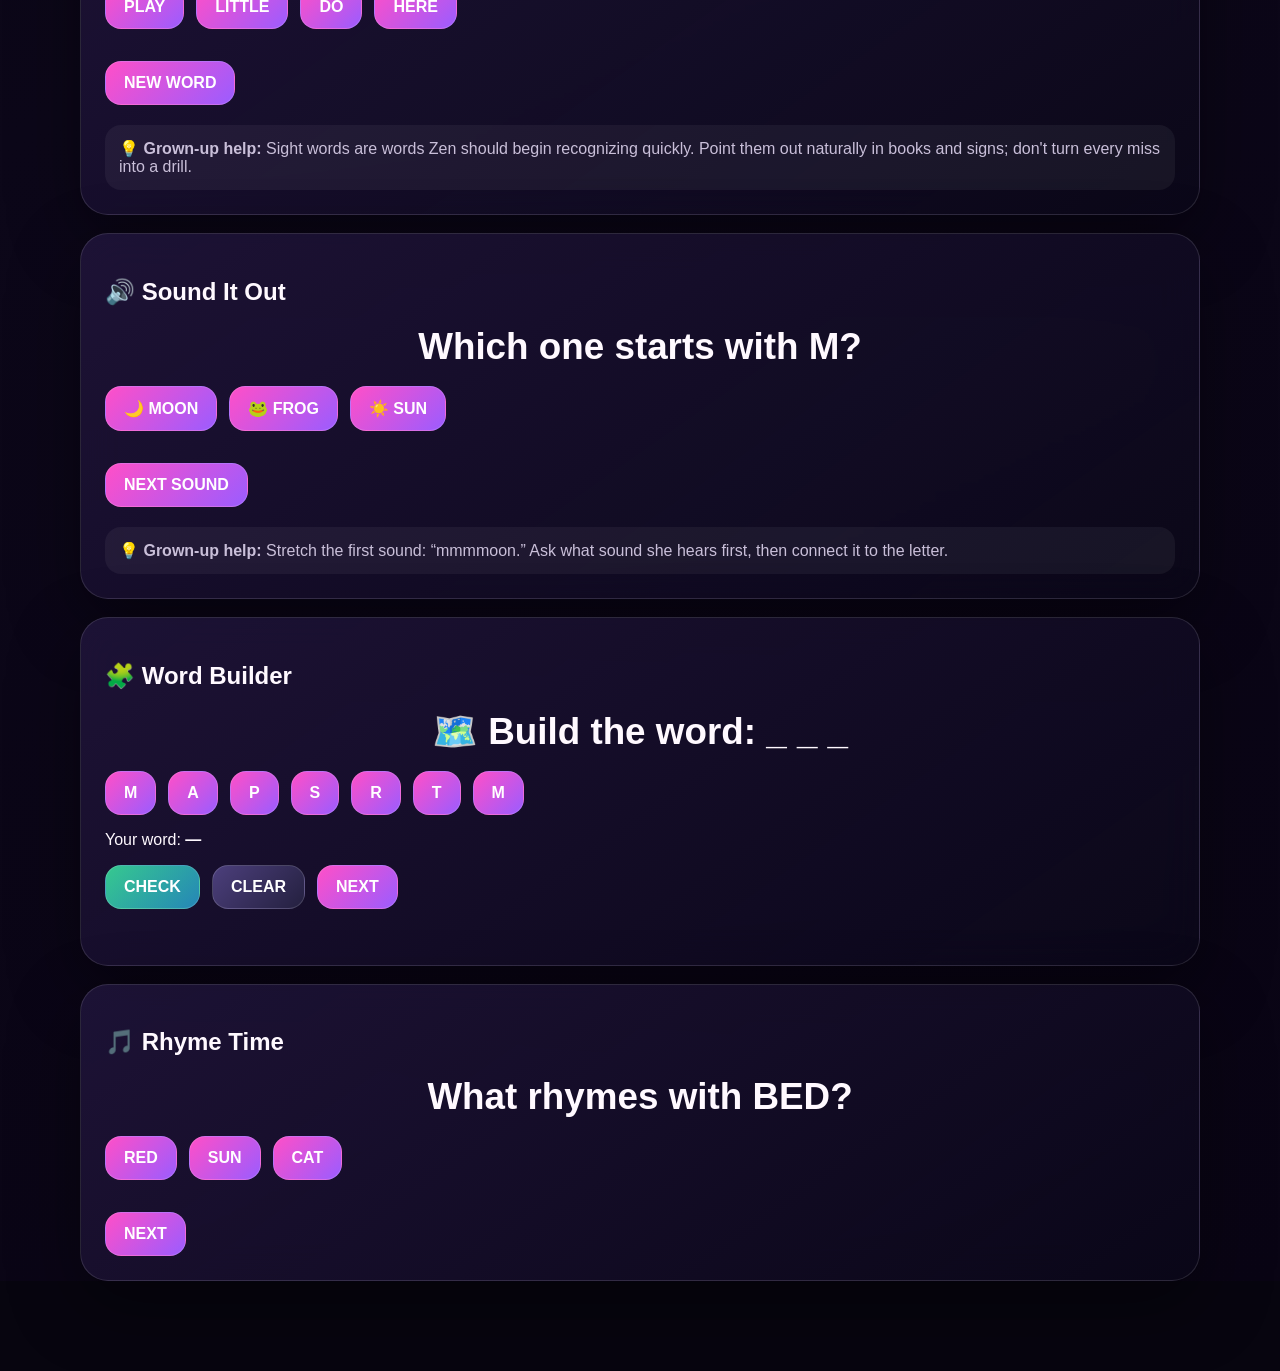
<file: reading.html>
<!DOCTYPE html><html lang="en"><head><meta charset="UTF-8"><meta name="viewport" content="width=device-width,initial-scale=1"><title>Reading World</title>
<link href="https://fonts.googleapis.com/css2?family=Baloo+2:wght@500;700;800&family=Nunito:wght@400;700;800&display=swap" rel="stylesheet"><link rel="stylesheet" href="css/styles.css"></head><body>
<nav class="sitebar"><div class="nav"><a class="logo" href="index.html" data-speak="🎀 ZEN'S CLUBHOUSE 🖤">🎀 ZEN'S CLUBHOUSE 🖤</a><a href="learn.html" data-speak="⬅ Learn">⬅ Learn</a><a href="math.html" data-speak="🔢 Math">🔢 Math</a></div></nav>
<main class="wrap"><header class="hero"><h1>📖 READING WORLD</h1><p>words are just tiny puzzles</p></header>
<section class="game reading-path" id="learn-first" aria-labelledby="learnFirstTitle">
<h2 id="learnFirstTitle">🚀 Learn the sounds first</h2>
<div class="teach-card"><h3>1. Meet a sound</h3><span class="big-letter" id="soundLetter">S</span><p id="soundExample">S says sss, like snake.</p><button class="btn" id="hearSound" type="button" data-speak="Hear the letter sound">🔊 HEAR IT</button><button class="btn alt" id="nextSoundLesson" type="button" data-speak="Next letter sound">NEXT</button></div>
<div class="teach-card"><h3>2. Blend the sounds</h3><div class="phoneme-row" id="blendSounds"><span class="phoneme">C</span><span class="phoneme">A</span><span class="phoneme">T</span></div><button class="btn" id="hearBlend" type="button" data-speak="Hear the sounds blend together">🔊 BLEND IT</button></div>
<div class="teach-card"><h3>3. Read along</h3><div class="read-along-word" id="readAlong"><span>C</span><span>A</span><span>T</span></div><button class="btn" id="readAlongBtn" type="button" data-speak="Read this word with Jarvie">▶ READ WITH JARVIE</button></div>
<p class="center"><strong>Then play the games below to practice!</strong></p>
</section><section id="sight" class="game"><h2>✨ Sight Word Pop</h2><div class="question">Find: <strong id="targetWord"></strong></div><div id="sightAnswers" class="answers"></div><div id="sightFeedback" class="feedback" aria-live="polite"></div><button class="btn" id="newSight" data-speak="NEW WORD">NEW WORD</button><div class="parent-tip"><strong>💡 Grown-up help:</strong> Sight words are words Zen should begin recognizing quickly. Point them out naturally in books and signs; don't turn every miss into a drill.</div></section>
<section id="phonics" class="game"><h2>🔊 Sound It Out</h2><div class="question" id="phonicsQ"></div><div id="phonicsAnswers" class="answers"></div><div id="phonicsFeedback" class="feedback"></div><button class="btn" id="newPhonics" data-speak="NEXT SOUND">NEXT SOUND</button><div class="parent-tip"><strong>💡 Grown-up help:</strong> Stretch the first sound: “mmmmoon.” Ask what sound she hears first, then connect it to the letter.</div></section>
<section id="builder" class="game"><h2>🧩 Word Builder</h2><div class="question"><span id="builderEmoji">🐱</span> Build the word: <span id="builderBlanks">_ _ _</span></div><div id="letterChoices" class="answers"></div><p class="center">Your word: <strong id="builtWord">—</strong></p><div class="row center"><button class="btn green" id="checkWord" data-speak="CHECK">CHECK</button><button class="btn alt" id="clearWord" data-speak="CLEAR">CLEAR</button><button class="btn" id="nextWord" data-speak="NEXT">NEXT</button></div><div id="builderFeedback" class="feedback"></div></section>
<section id="rhyme" class="game"><h2>🎵 Rhyme Time</h2><div class="question" id="rhymeQ"></div><div id="rhymeAnswers" class="answers"></div><div id="rhymeFeedback" class="feedback"></div><button class="btn" id="nextRhyme" data-speak="NEXT">NEXT</button></section>
</main><script src="js/common.js"></script><script>
const words=["the","and","you","we","can","see","my","like","go","me","up","at","on","am","he","she","do","look","come","here","little","said","play"];
let target="";
function sight(){target=words[Math.floor(Math.random()*words.length)];targetWord.textContent=target.toUpperCase();let opts=[target];while(opts.length<4){let w=words[Math.floor(Math.random()*words.length)];if(!opts.includes(w))opts.push(w)}opts.sort(()=>Math.random()-.5);sightAnswers.innerHTML="";sightFeedback.textContent="";opts.forEach(w=>{let b=document.createElement("button");b.className="answer";b.textContent=w.toUpperCase();b.addEventListener("click",()=>{let ok=w===target;ZEN.addStat("sightWords",ok);sightFeedback.textContent=ok?"✨ YESSS! You got it!":"Almost — look again 💗";if(ok){ZEN.star();ZEN.complete("reading");ZenCommon.celebrate(b)}else{ZenCommon.shake(b)}});sightAnswers.appendChild(b)})}
newSight.addEventListener("click",sight);sight();

const phonics=[["B","🐝 BEE","🐱 CAT","🌙 MOON",0],["M","🌙 MOON","🐸 FROG","☀️ SUN",0],["S","☀️ SUN","🐶 DOG","🐝 BEE",0],["C","🐱 CAT","🐷 PIG","🌙 MOON",0],["F","🐸 FROG","🐱 CAT","☀️ SUN",0],["D","🐶 DOG","🐝 BEE","🐸 FROG",0]];
function phon(){let q=phonics[Math.floor(Math.random()*phonics.length)];phonicsQ.textContent="Which one starts with "+q[0]+"?";phonicsAnswers.innerHTML="";phonicsFeedback.textContent="";q.slice(1,4).forEach((x,i)=>{let b=document.createElement("button");b.className="answer";b.textContent=x;b.addEventListener("click",()=>{let ok=i===q[4];ZEN.addStat("phonics",ok);phonicsFeedback.textContent=ok?"🔊 YES! "+q[0]+" starts that word!":"Try saying each word slowly.";if(ok){ZEN.star();ZEN.complete("reading");ZenCommon.celebrate(b)}else{ZenCommon.shake(b)}});phonicsAnswers.appendChild(b)})}newPhonics.addEventListener("click",phon);phon();

const builds=[["CAT","🐱"],["DOG","🐶"],["SUN","☀️"],["PIG","🐷"],["MAP","🗺️"],["BED","🛏️"],["HOP","🐰"],["RUN","🏃"]];
let currentBuild="", built="";
function buildRound(){let x=builds[Math.floor(Math.random()*builds.length)];currentBuild=x[0];builderEmoji.textContent=x[1];builderBlanks.textContent="_ ".repeat(currentBuild.length).trim();built="";builtWord.textContent="—";builderFeedback.textContent="";let letters=(currentBuild+"MPSRTA").split("").sort(()=>Math.random()-.5).slice(0,7);currentBuild.split("").forEach(c=>{if(!letters.includes(c)) letters[Math.floor(Math.random()*letters.length)]=c});letterChoices.innerHTML="";letters.forEach(l=>{let b=document.createElement("button");b.className="answer";b.textContent=l;b.addEventListener("click",()=>{if(built.length<currentBuild.length){built+=l;builtWord.textContent=built}});letterChoices.appendChild(b)})}
clearWord.addEventListener("click",()=>{built="";builtWord.textContent="—"});checkWord.addEventListener("click",()=>{let ok=built===currentBuild;ZEN.addStat("wordBuilder",ok);builderFeedback.textContent=ok?"🧩 PERFECT! "+currentBuild+"!":"Not yet — clear it and try again.";if(ok){ZEN.star(2);ZEN.complete("reading")}});nextWord.addEventListener("click",buildRound);buildRound();

const rhymes=[["CAT","HAT","DOG","SUN"],["PIG","WIG","MAP","BED"],["SUN","RUN","CAT","DOG"],["MAP","CAP","PIG","HOP"],["BED","RED","SUN","CAT"]];
function rhyme(){let q=rhymes[Math.floor(Math.random()*rhymes.length)];rhymeQ.textContent="What rhymes with "+q[0]+"?";let opts=q.slice(1).sort(()=>Math.random()-.5);rhymeAnswers.innerHTML="";rhymeFeedback.textContent="";opts.forEach(w=>{let b=document.createElement("button");b.className="answer";b.textContent=w;b.addEventListener("click",()=>{let ok=w===q[1];ZEN.addStat("rhyming",ok);rhymeFeedback.textContent=ok?"🎵 RHYME TIME WIN!":"Say them out loud and listen to the ending.";if(ok){ZEN.star();ZEN.complete("reading");ZenCommon.celebrate(b)}else{ZenCommon.shake(b)}});rhymeAnswers.appendChild(b)})}nextRhyme.addEventListener("click",rhyme);rhyme();

const soundLessons=[['S','S says sss, like snake.'],['M','M says mmm, like moon.'],['T','T says tuh, like turtle.'],['A','A says aaa, like apple.'],['C','C says kuh, like cat.']];
let soundLessonIndex=0;
function showSoundLesson(){const lesson=soundLessons[soundLessonIndex];soundLetter.textContent=lesson[0];soundExample.textContent=lesson[1];}
hearSound.addEventListener('click',()=>Jarvie.say(soundLessons[soundLessonIndex][1],{force:true}));
nextSoundLesson.addEventListener('click',()=>{soundLessonIndex=(soundLessonIndex+1)%soundLessons.length;showSoundLesson();ZenCommon.celebrate(soundLetter)});
hearBlend.addEventListener('click',async()=>{for(const [i,part] of [...blendSounds.children].entries()){part.classList.add('active');await Jarvie.say(['kuh','aaa','tuh'][i],{force:true});part.classList.remove('active')}await Jarvie.say('Cat!',{force:true});});
readAlongBtn.addEventListener('click',async()=>{const letters=[...readAlong.children];for(const [i,letter] of letters.entries()){letter.classList.add('active');await Jarvie.say(['kuh','aaa','tuh'][i],{force:true});letter.classList.remove('active')}await Jarvie.say('Cat. We blended the sounds into cat.',{force:true});ZenCommon.celebrate(readAlong)});
</script><script src="js/jarvie.js"></script></body></html>
</file>
<file: css/styles.css>
* {
  box-sizing: border-box;
}

:root {
  --bg: #07050f;
  --panel: rgba(18, 13, 36, 0.72);
  --panel-strong: rgba(20, 15, 42, 0.9);
  --pink: #ff4fc8;
  --pink-soft: #ff8cdd;
  --purple: #9b5cff;
  --cyan: #58dcff;
  --gold: #ffd764;
  --text: #fff9ff;
  --muted: #c9bfd9;
  --line: rgba(255, 255, 255, 0.12);
  --shadow: 0 24px 70px rgba(0, 0, 0, 0.4);
}

html {
  min-height: 100%;
  background: var(--bg);
}

body {
  min-height: 100vh;
  margin: 0;
  overflow-x: hidden;
  color: var(--text);
  font-family: "Trebuchet MS", "Segoe UI", Arial, sans-serif;
  background:
    radial-gradient(circle at 18% 8%, rgba(255, 79, 200, 0.16), transparent 27%),
    radial-gradient(circle at 84% 16%, rgba(88, 220, 255, 0.13), transparent 24%),
    linear-gradient(155deg, #07050f 0%, #0c0719 50%, #090414 100%);
}

a {
  color: inherit;
  text-decoration: none;
}


.skip-link {
  position: fixed;
  left: 16px;
  top: 12px;
  z-index: 100;
  padding: 10px 14px;
  border-radius: 12px;
  color: #120414;
  background: var(--pink-soft);
  font-weight: 900;
  transform: translateY(-160%);
  transition: transform 0.2s ease;
}

.skip-link:focus {
  transform: translateY(0);
}


button,
textarea {
  font: inherit;
}

button,
a {
  -webkit-tap-highlight-color: transparent;
}

.space-bg {
  position: fixed;
  inset: 0;
  z-index: -2;
  overflow: hidden;
  pointer-events: none;
}

.nebula {
  position: absolute;
  border-radius: 50%;
  filter: blur(70px);
  opacity: 0.28;
  animation: drift 15s ease-in-out infinite alternate;
}

.nebula-one {
  width: 420px;
  height: 420px;
  top: 12%;
  left: -100px;
  background: #ff2cb5;
}

.nebula-two {
  width: 500px;
  height: 500px;
  right: -160px;
  bottom: 5%;
  background: #5d4dff;
  animation-delay: -7s;
}

.stars {
  position: absolute;
  inset: 0;
  opacity: 0.7;
  background-image:
    radial-gradient(circle, rgba(255,255,255,0.9) 0 1px, transparent 1.5px),
    radial-gradient(circle, rgba(255,79,200,0.8) 0 1px, transparent 1.5px),
    radial-gradient(circle, rgba(88,220,255,0.7) 0 1px, transparent 1.5px);
  background-size: 90px 90px, 140px 140px, 180px 180px;
  background-position: 0 0, 30px 40px, 80px 20px;
  animation: starShift 35s linear infinite;
}

.stars-two {
  opacity: 0.35;
  transform: scale(1.3);
  animation-duration: 55s;
}

.site-header {
  width: min(1180px, calc(100% - 32px));
  margin: 18px auto 0;
  padding: 14px 18px;
  display: flex;
  align-items: center;
  gap: 20px;
  border: 1px solid var(--line);
  border-radius: 24px;
  background: rgba(10, 7, 22, 0.72);
  backdrop-filter: blur(20px);
  box-shadow: 0 10px 40px rgba(0, 0, 0, 0.26);
  position: sticky;
  top: 12px;
  z-index: 20;
}

.brand {
  display: flex;
  align-items: center;
  gap: 10px;
  font-family: "Arial Rounded MT Bold", "Trebuchet MS", "Segoe UI", sans-serif;
  font-size: 1.05rem;
  font-weight: 800;
  letter-spacing: 0.04em;
}

.brand-mark {
  color: var(--pink);
  filter: drop-shadow(0 0 8px var(--pink));
}

.main-nav {
  display: flex;
  align-items: center;
  gap: 8px;
  margin-left: auto;
}

.main-nav a {
  padding: 9px 13px;
  border-radius: 12px;
  color: var(--muted);
  font-weight: 800;
  transition: 0.2s ease;
}

.main-nav a:hover,
.main-nav a:focus-visible {
  color: white;
  background: rgba(255,255,255,0.08);
}

.sound-toggle {
  width: 42px;
  height: 42px;
  border: 1px solid var(--line);
  border-radius: 50%;
  color: var(--text);
  background: rgba(255,255,255,0.06);
  cursor: pointer;
}

.shell {
  width: min(1180px, calc(100% - 32px));
  margin: 26px auto 0;
}

.glass-panel {
  border: 1px solid var(--line);
  background: linear-gradient(145deg, rgba(31, 20, 57, 0.88), rgba(11, 8, 25, 0.74));
  backdrop-filter: blur(22px);
  box-shadow: var(--shadow);
}

.hero-panel {
  min-height: 370px;
  padding: 42px;
  display: grid;
  grid-template-columns: 1.2fr 0.8fr;
  align-items: center;
  gap: 30px;
  border-radius: 34px;
  overflow: hidden;
  position: relative;
}

.hero-panel::before {
  content: "";
  position: absolute;
  width: 340px;
  height: 340px;
  right: 8%;
  top: 5%;
  border-radius: 50%;
  background: radial-gradient(circle, rgba(255,79,200,0.2), transparent 66%);
  filter: blur(12px);
}

.eyebrow {
  margin: 0 0 9px;
  color: var(--cyan);
  font-size: 0.75rem;
  font-weight: 800;
  letter-spacing: 0.18em;
}

.hero-copy {
  position: relative;
  z-index: 2;
}

.hero-copy h1 {
  max-width: 670px;
  margin: 0;
  font-family: "Arial Rounded MT Bold", "Trebuchet MS", "Segoe UI", sans-serif;
  font-size: clamp(2.5rem, 6vw, 5.25rem);
  line-height: 0.94;
  letter-spacing: -0.045em;
  text-shadow: 0 0 24px rgba(255,79,200,0.22);
}

.hero-text {
  max-width: 560px;
  margin: 18px 0 0;
  color: var(--muted);
  font-size: clamp(1rem, 2vw, 1.25rem);
}

.hero-actions {
  margin-top: 26px;
  display: flex;
  flex-wrap: wrap;
  gap: 12px;
}

.primary-btn,
.secondary-btn {
  min-height: 48px;
  padding: 12px 20px;
  display: inline-flex;
  align-items: center;
  justify-content: center;
  border-radius: 15px;
  font-weight: 800;
  cursor: pointer;
  transition: transform 0.2s ease, box-shadow 0.2s ease;
}

.primary-btn {
  border: 0;
  color: #150415;
  background: linear-gradient(135deg, var(--pink-soft), var(--pink));
  box-shadow: 0 12px 30px rgba(255,79,200,0.32);
}

.secondary-btn {
  border: 1px solid rgba(255,255,255,0.18);
  color: var(--text);
  background: rgba(255,255,255,0.06);
}

.primary-btn:hover,
.secondary-btn:hover,
.primary-btn:focus-visible,
.secondary-btn:focus-visible {
  transform: translateY(-2px);
}

.jarvie-stage {
  min-height: 280px;
  display: grid;
  place-items: center;
  position: relative;
}

.jarvie-orb {
  width: 174px;
  height: 174px;
  padding: 0;
  border: 0;
  border-radius: 50%;
  background: transparent;
  position: relative;
  cursor: pointer;
  animation: float 4.5s ease-in-out infinite;
  filter: drop-shadow(0 20px 30px rgba(0,0,0,0.35));
}

.orb-core {
  position: absolute;
  inset: 22px;
  border-radius: 50%;
  background:
    radial-gradient(circle at 32% 28%, rgba(255,255,255,0.38), transparent 18%),
    radial-gradient(circle at 55% 65%, rgba(123,55,255,0.22), transparent 45%),
    linear-gradient(145deg, #241332, #05030b 66%);
  border: 1px solid rgba(255,255,255,0.14);
  box-shadow:
    inset -18px -20px 32px rgba(0,0,0,0.55),
    inset 12px 10px 24px rgba(255,255,255,0.07),
    0 0 36px rgba(255,79,200,0.25);
}

.orb-ring {
  position: absolute;
  inset: 4px;
  border-radius: 50%;
  border: 5px solid transparent;
  border-top-color: var(--pink);
  border-right-color: var(--purple);
  box-shadow: 0 0 22px rgba(255,79,200,0.7);
}

.orb-ring-one {
  animation: spin 7s linear infinite;
}

.orb-ring-two {
  inset: 13px;
  border-width: 2px;
  border-left-color: var(--cyan);
  border-bottom-color: var(--pink-soft);
  animation: spinReverse 5s linear infinite;
  opacity: 0.8;
}

.orb-spark {
  width: 8px;
  height: 8px;
  border-radius: 50%;
  position: absolute;
  background: white;
  box-shadow: 0 0 14px var(--pink);
}

.orb-spark-one { top: 18px; left: 40px; }
.orb-spark-two { bottom: 28px; right: 18px; }
.orb-spark-three { top: 54px; right: 10px; background: var(--cyan); }

.jarvie-shadow {
  width: 130px;
  height: 24px;
  position: absolute;
  bottom: 32px;
  border-radius: 50%;
  background: rgba(255,79,200,0.16);
  filter: blur(12px);
  animation: shadowPulse 4.5s ease-in-out infinite;
}

.speech-bubble {
  max-width: 220px;
  padding: 11px 14px;
  position: absolute;
  right: 0;
  top: 18px;
  border: 1px solid var(--line);
  border-radius: 15px 15px 15px 5px;
  color: var(--muted);
  background: rgba(7,5,15,0.82);
  font-size: 0.9rem;
}

.activity-grid {
  margin-top: 22px;
  display: grid;
  grid-template-columns: repeat(4, 1fr);
  gap: 16px;
}

.activity-card {
  min-height: 190px;
  padding: 22px;
  display: flex;
  flex-direction: column;
  border-radius: 24px;
  border: 1px solid var(--line);
  overflow: hidden;
  position: relative;
  box-shadow: 0 18px 40px rgba(0,0,0,0.28);
  transition: transform 0.22s ease, border-color 0.22s ease, box-shadow 0.22s ease;
}

.activity-card::after {
  content: "";
  width: 120px;
  height: 120px;
  position: absolute;
  right: -28px;
  bottom: -36px;
  border-radius: 50%;
  background: rgba(255,255,255,0.12);
  filter: blur(8px);
}

.activity-card:hover,
.activity-card:focus-visible {
  transform: translateY(-6px);
  border-color: rgba(255,255,255,0.28);
}

.learn-card { background: linear-gradient(145deg, #772f7d, #30133e); }
.create-card { background: linear-gradient(145deg, #24558c, #13294d); }
.weirdo-card { background: linear-gradient(145deg, #bd4d6b, #5a1835); }
.stuff-card { background: linear-gradient(145deg, #776227, #342814); }

.activity-icon {
  font-size: 2rem;
}

.activity-label {
  margin-top: auto;
  font-family: "Arial Rounded MT Bold", "Trebuchet MS", "Segoe UI", sans-serif;
  font-size: 1.55rem;
  font-weight: 800;
}

.activity-copy {
  margin-top: 5px;
  color: rgba(255,255,255,0.76);
  font-size: 0.9rem;
}

.dashboard-grid {
  margin-top: 22px;
  display: grid;
  grid-template-columns: 1.6fr 0.7fr;
  gap: 18px;
}

.challenge-panel,
.power-panel {
  padding: 26px;
  border-radius: 28px;
}

.section-heading {
  display: flex;
  justify-content: space-between;
  gap: 20px;
  align-items: center;
}

.section-heading h2,
.power-panel h2 {
  margin: 0;
  font-family: "Arial Rounded MT Bold", "Trebuchet MS", "Segoe UI", sans-serif;
  font-size: 1.85rem;
}

.mission-badge {
  padding: 7px 11px;
  border-radius: 999px;
  color: var(--pink-soft);
  background: rgba(255,79,200,0.1);
  border: 1px solid rgba(255,79,200,0.2);
  font-weight: 800;
  font-size: 0.75rem;
}

.challenge-list {
  margin-top: 18px;
  display: grid;
  gap: 10px;
}

.challenge-item {
  padding: 14px;
  display: grid;
  grid-template-columns: 46px 1fr auto;
  align-items: center;
  gap: 12px;
  border-radius: 16px;
  background: rgba(255,255,255,0.045);
  border: 1px solid rgba(255,255,255,0.07);
  transition: 0.2s ease;
}

.challenge-item:hover,
.challenge-item:focus-visible {
  background: rgba(255,255,255,0.08);
  transform: translateX(3px);
}

.challenge-number {
  color: var(--cyan);
  font-weight: 800;
}

.challenge-text {
  display: flex;
  flex-direction: column;
}

.challenge-text small {
  margin-top: 3px;
  color: var(--muted);
}

.challenge-go {
  padding: 8px 12px;
  border-radius: 10px;
  color: #170515;
  background: var(--pink);
  font-weight: 900;
}

.power-panel {
  min-height: 100%;
  display: flex;
  flex-direction: column;
}

.power-score {
  margin: 6px 0 8px;
  display: flex;
  align-items: center;
  gap: 12px;
}

.power-score strong {
  font-family: "Arial Rounded MT Bold", "Trebuchet MS", "Segoe UI", sans-serif;
  font-size: 3.2rem;
}

.power-star {
  color: var(--gold);
  font-size: 2.3rem;
  filter: drop-shadow(0 0 12px rgba(255,215,100,0.55));
}

.power-panel p:not(.eyebrow) {
  color: var(--muted);
}

.small-link {
  margin-top: auto;
  color: var(--pink-soft);
  font-weight: 800;
}

.site-footer {
  width: min(1180px, calc(100% - 32px));
  margin: 22px auto 30px;
  padding: 17px 4px;
  display: flex;
  justify-content: space-between;
  gap: 18px;
  align-items: center;
  color: var(--muted);
}

.idea-journal-btn {
  border: 1px solid var(--line);
  border-radius: 999px;
  padding: 10px 14px;
  color: white;
  background: rgba(255,255,255,0.06);
  cursor: pointer;
}

.jarvie-dialog {
  width: min(520px, calc(100% - 30px));
  padding: 0;
  border: 0;
  border-radius: 26px;
  color: var(--text);
  background: transparent;
}

.jarvie-dialog::backdrop {
  background: rgba(3,2,8,0.74);
  backdrop-filter: blur(8px);
}

.dialog-card {
  padding: 28px;
  position: relative;
  border: 1px solid var(--line);
  border-radius: 26px;
  background: linear-gradient(145deg, rgba(34,21,60,0.98), rgba(9,6,19,0.98));
  box-shadow: var(--shadow);
}

.dialog-card h2 {
  margin: 0;
  font-family: "Arial Rounded MT Bold", "Trebuchet MS", "Segoe UI", sans-serif;
  font-size: 2rem;
}

.dialog-card p {
  color: var(--muted);
}

.dialog-close {
  width: 36px;
  height: 36px;
  position: absolute;
  top: 15px;
  right: 15px;
  border: 1px solid var(--line);
  border-radius: 50%;
  color: white;
  background: rgba(255,255,255,0.06);
  cursor: pointer;
}

.dialog-action {
  margin-top: 8px;
}

textarea {
  width: 100%;
  margin-top: 12px;
  padding: 14px;
  resize: vertical;
  border: 1px solid rgba(255,255,255,0.14);
  border-radius: 15px;
  outline: none;
  color: white;
  background: rgba(255,255,255,0.05);
}

textarea:focus {
  border-color: var(--pink);
  box-shadow: 0 0 0 3px rgba(255,79,200,0.12);
}

.save-note {
  min-height: 20px;
  margin-bottom: 0;
  color: var(--cyan) !important;
}

@keyframes drift {
  from { transform: translate3d(-20px, -10px, 0) scale(1); }
  to { transform: translate3d(40px, 20px, 0) scale(1.12); }
}

@keyframes starShift {
  from { transform: translateY(0); }
  to { transform: translateY(-180px); }
}

@keyframes float {
  0%, 100% { transform: translateY(0) rotate(-2deg); }
  50% { transform: translateY(-16px) rotate(2deg); }
}

@keyframes shadowPulse {
  0%, 100% { transform: scale(1); opacity: 0.5; }
  50% { transform: scale(0.76); opacity: 0.26; }
}

@keyframes spin {
  to { transform: rotate(360deg); }
}

@keyframes spinReverse {
  to { transform: rotate(-360deg); }
}

@media (max-width: 900px) {
  .site-header {
    flex-wrap: wrap;
  }

  .main-nav {
    width: 100%;
    order: 3;
    overflow-x: auto;
    padding-bottom: 2px;
  }

  .hero-panel {
    grid-template-columns: 1fr;
    padding: 32px 24px;
  }

  .jarvie-stage {
    min-height: 240px;
  }

  .activity-grid {
    grid-template-columns: repeat(2, 1fr);
  }

  .dashboard-grid {
    grid-template-columns: 1fr;
  }
}

@media (max-width: 560px) {
  .site-header,
  .shell,
  .site-footer {
    width: min(100% - 20px, 1180px);
  }

  .site-header {
    top: 6px;
    border-radius: 20px;
  }

  .brand {
    font-size: 0.95rem;
  }

  .sound-toggle {
    margin-left: auto;
  }

  .main-nav {
    gap: 4px;
  }

  .main-nav a {
    white-space: nowrap;
    padding: 8px 10px;
    font-size: 0.85rem;
  }

  .hero-panel {
    border-radius: 24px;
  }

  .hero-copy h1 {
    font-size: 2.7rem;
  }

  .speech-bubble {
    right: 6px;
    top: 6px;
    max-width: 155px;
    font-size: 0.78rem;
  }

  .activity-grid {
    grid-template-columns: 1fr;
  }

  .activity-card {
    min-height: 145px;
  }

  .challenge-item {
    grid-template-columns: 38px 1fr auto;
  }

  .site-footer {
    align-items: flex-start;
    flex-direction: column;
  }
}

@media (prefers-reduced-motion: reduce) {
  *,
  *::before,
  *::after {
    animation-duration: 0.001ms !important;
    animation-iteration-count: 1 !important;
    scroll-behavior: auto !important;
  }
}


.voice-hint {
  margin: 14px 0 0;
  color: var(--cyan);
  font-weight: 800;
  font-size: 0.92rem;
}

.sound-toggle[aria-pressed="true"] {
  border-color: rgba(255, 79, 200, 0.55);
  box-shadow: 0 0 22px rgba(255, 79, 200, 0.45);
  background: rgba(255, 79, 200, 0.14);
}

/* Come Alive sprint: shared interior world */
:root {
  --anim-duration: 420ms;
  --ambient-duration: 1800ms;
  --anim-play-state: running;
}
.sitebar { display:none !important; }
.wrap { width:min(1120px,calc(100% - 28px)); margin:24px auto 90px; position:relative; z-index:1; }
.wrap > .hero, .wrap > .card, .game, .avatar-stage, .avatar-layout > .card {
  border:1px solid var(--line); border-radius:28px; color:var(--text);
  background:linear-gradient(145deg,rgba(31,20,57,.9),rgba(11,8,25,.78));
  backdrop-filter:blur(20px); box-shadow:var(--shadow);
}
.wrap > .hero { padding:28px; margin-bottom:20px; text-align:center; }
.wrap > .hero h1 { margin:0; font-size:clamp(2rem,7vw,4.2rem); }
.wrap > .hero p { color:var(--muted); font-weight:800; }
.card,.game { padding:24px; margin:18px 0; }
.grid,.activity-grid { display:grid; grid-template-columns:repeat(auto-fit,minmax(230px,1fr)); gap:18px; }
.card a,.activity-grid a,.game,.btn,.answer { transition:transform .18s ease,box-shadow .18s ease,border-color .18s ease; }
.card a,.activity-grid a { display:flex; flex-direction:column; align-items:center; justify-content:center; min-height:150px; padding:20px; border:1px solid var(--line); border-radius:22px; background:rgba(255,255,255,.055); font-weight:900; text-align:center; }
.card a:hover,.activity-grid a:hover,.btn:hover,.answer:hover { transform:translateY(-3px); box-shadow:0 12px 28px rgba(0,0,0,.26),0 0 24px rgba(255,79,200,.13); }
.is-pressed { transform:scale(.96) !important; }
.btn,.answer { cursor:pointer; border:1px solid rgba(255,255,255,.15); border-radius:16px; padding:12px 18px; color:#fff; background:linear-gradient(135deg,var(--pink),var(--purple)); font-weight:900; }
.btn.alt { background:linear-gradient(135deg,#4c3f7c,#24203f); }
.btn.green { background:linear-gradient(135deg,#36c98f,#2586b7); }
.btn.ghost { background:rgba(255,255,255,.08); }
.answers,.row,.tool-panel,.options { display:flex; flex-wrap:wrap; gap:12px; align-items:center; }
.question { font-size:clamp(1.3rem,5vw,2.3rem); font-weight:900; text-align:center; margin:18px 0; }
.feedback { min-height:2rem; text-align:center; font-weight:900; color:var(--gold); }
.parent-tip { margin-top:20px; color:var(--muted); background:rgba(255,255,255,.05); padding:14px; border-radius:16px; }
.world-dock { position:sticky; top:8px; z-index:50; width:min(720px,calc(100% - 20px)); margin:10px auto 0; padding:8px; border-radius:24px; display:grid; grid-template-columns:repeat(5,1fr); gap:6px; }
.world-dock a { min-width:0; display:flex; flex-direction:column; align-items:center; gap:2px; padding:8px 4px; border-radius:16px; color:#fff; font-weight:900; }
.world-dock a:hover,.world-dock a:focus-visible { background:rgba(255,255,255,.09); }
.world-dock span { font-size:1.55rem; }
.world-dock small { font-size:.68rem; white-space:nowrap; }
.ambient-spark { position:fixed; z-index:4; pointer-events:none; color:var(--cyan); font-size:1.8rem; filter:drop-shadow(0 0 10px currentColor); animation:ambientPop var(--ambient-duration) ease-out forwards; }
.zen-spark-burst { position:absolute; left:50%; top:50%; z-index:10; pointer-events:none; transform:translate(-50%,-50%); color:var(--gold); font-size:clamp(1.4rem,5vw,2.6rem); animation:sparkBurst var(--anim-duration) ease-out forwards; }
.zen-celebrate { animation:celebrate var(--anim-duration) ease-out; }
.zen-shake { animation:gentleShake var(--anim-duration) ease-out; }
.reading-path { display:grid; gap:18px; margin-bottom:28px; }
.teach-card { padding:24px; border:1px solid var(--line); border-radius:24px; background:rgba(255,255,255,.06); text-align:center; }
.big-letter { display:block; font-size:clamp(5rem,20vw,10rem); line-height:1; color:var(--pink-soft); text-shadow:0 0 28px rgba(255,79,200,.45); }
.phoneme-row { display:flex; justify-content:center; gap:10px; flex-wrap:wrap; margin:16px 0; }
.phoneme { min-width:64px; padding:14px; border-radius:16px; background:rgba(88,220,255,.12); font-size:2rem; font-weight:900; }
.read-along-word { font-size:clamp(2.5rem,10vw,5rem); font-weight:900; letter-spacing:.08em; }
.read-along-word span.active { color:var(--gold); text-shadow:0 0 18px var(--gold); }
#drawCanvas { display:block; width:100%; max-width:100%; height:min(65vh,650px); min-height:360px; border-radius:18px; background:#fff; touch-action:none; box-shadow:inset 0 0 0 2px rgba(0,0,0,.08); }
.tool-panel { margin-bottom:16px; }
.avatar-stage { position:relative; overflow:hidden; min-height:520px; }
.avatar-layer-stack { position:absolute; inset:0; pointer-events:none; }
.avatar-layer { position:absolute; inset:0; width:100%; height:100%; object-fit:contain; }
.avatar-layer[hidden] { display:none; }
@keyframes celebrate { 50%{transform:scale(1.05);filter:drop-shadow(0 0 18px var(--gold))} }
@keyframes gentleShake { 20%,60%{transform:translateX(-6px)}40%,80%{transform:translateX(6px)} }
@keyframes sparkBurst { from{opacity:0;transform:translate(-50%,-50%) scale(.4)}50%{opacity:1}to{opacity:0;transform:translate(-50%,-80%) scale(1.4)} }
@keyframes ambientPop { from{opacity:0;transform:scale(.5) translateY(10px)}35%{opacity:1}to{opacity:0;transform:scale(1.2) translateY(-28px)} }
html[data-jarvie-state="listening"] .jarvie-orb { box-shadow:0 0 0 10px rgba(88,220,255,.15),0 0 45px var(--cyan); }
html[data-jarvie-state="thinking"] .jarvie-orb { animation:spin 1.1s linear infinite; }
html[data-jarvie-state="speaking"] .jarvie-orb { animation:jarvieTalk .55s ease-in-out infinite alternate; }
html[data-jarvie-state="error"] .jarvie-orb { animation:gentleShake .4s ease-out; }
@keyframes jarvieTalk { to{transform:scale(1.07)} }
@media(max-width:620px){.world-dock small{display:none}.world-dock span{font-size:1.7rem}.world-dock{border-radius:20px}.wrap{margin-top:16px}.card,.game{padding:18px}}
@media(prefers-reduced-motion:reduce){:root{--anim-duration:1ms;--ambient-duration:1ms;--anim-play-state:paused}.ambient-spark,.zen-spark-burst{display:none!important}.nebula,.stars,.jarvie-orb{animation:none!important}}
.site-header .main-nav { display:none; }
.world-map .activity-card { min-height:210px; border-radius:50% 50% 30px 30px; position:relative; overflow:hidden; }
.world-map .activity-icon { font-size:clamp(3rem,9vw,5rem); filter:drop-shadow(0 8px 12px rgba(0,0,0,.35)); }
.world-map .activity-label { font-size:1.35rem; font-weight:900; }
</file>
